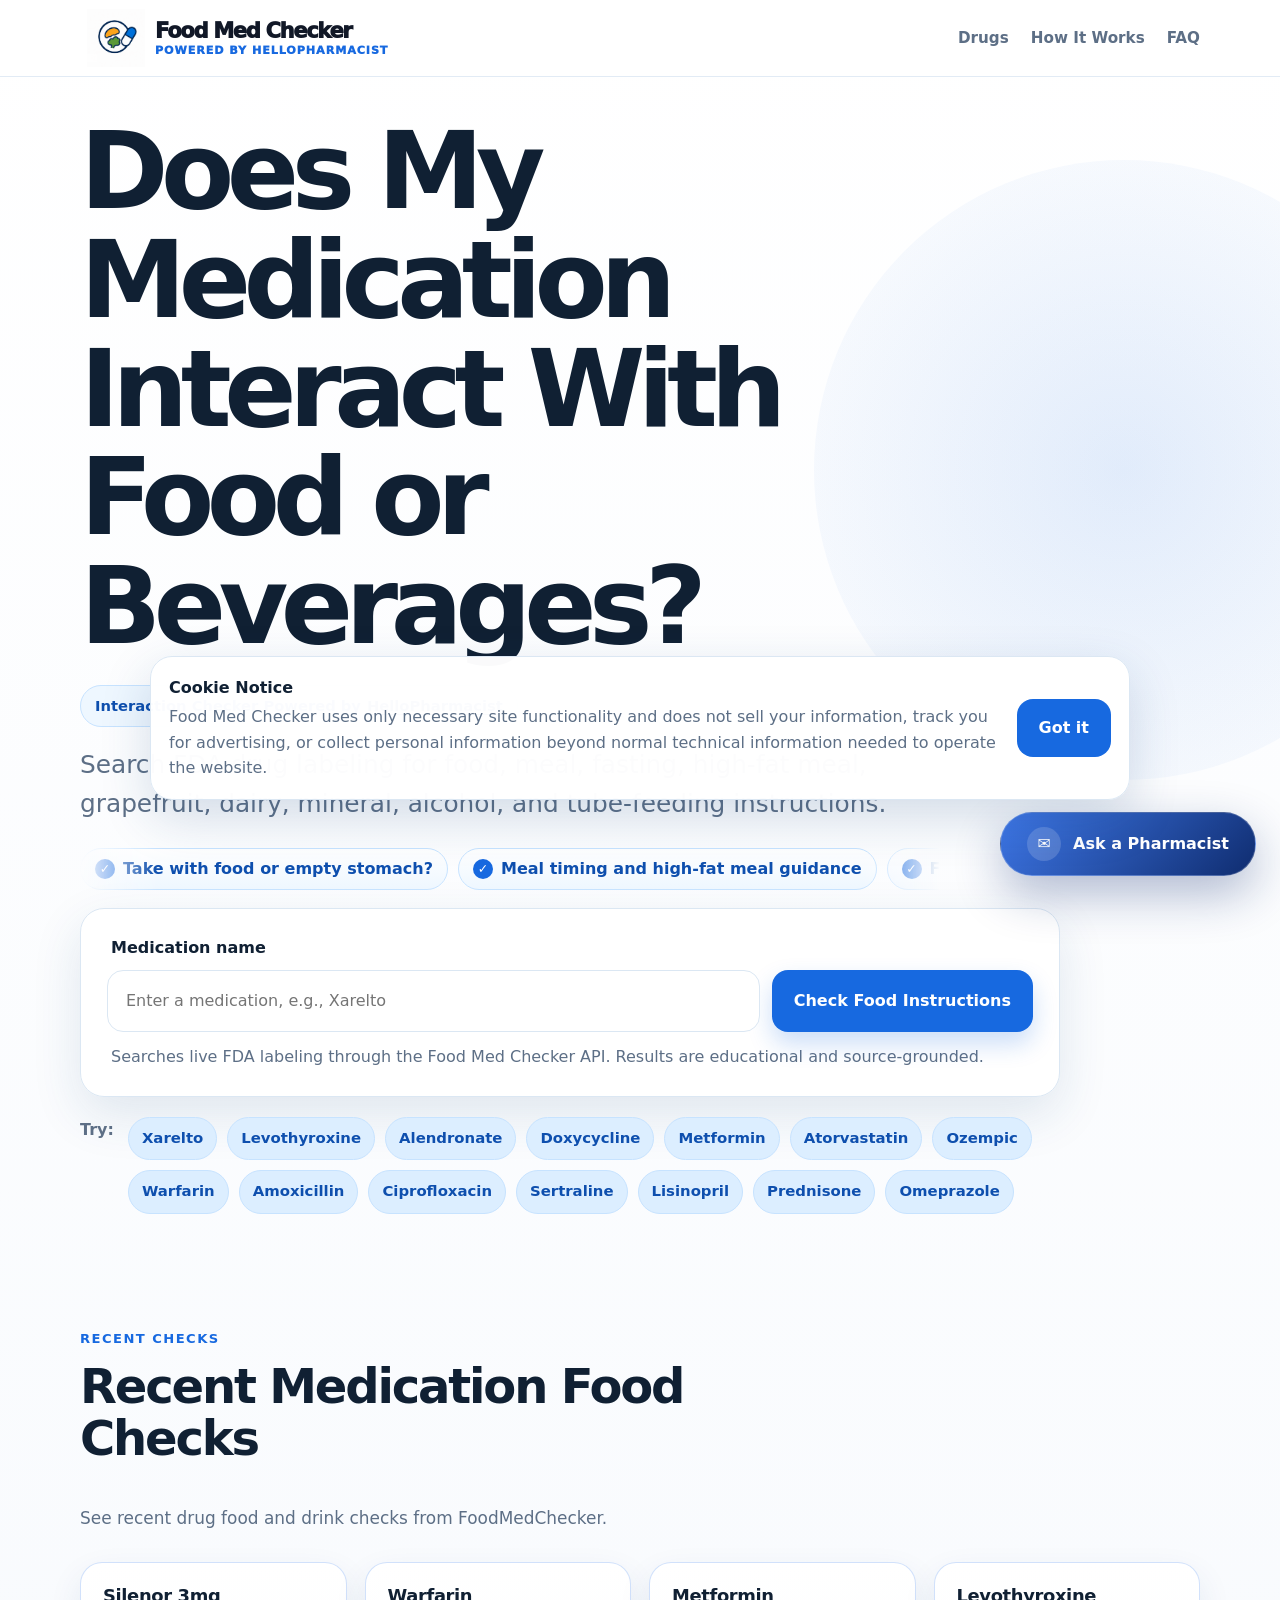
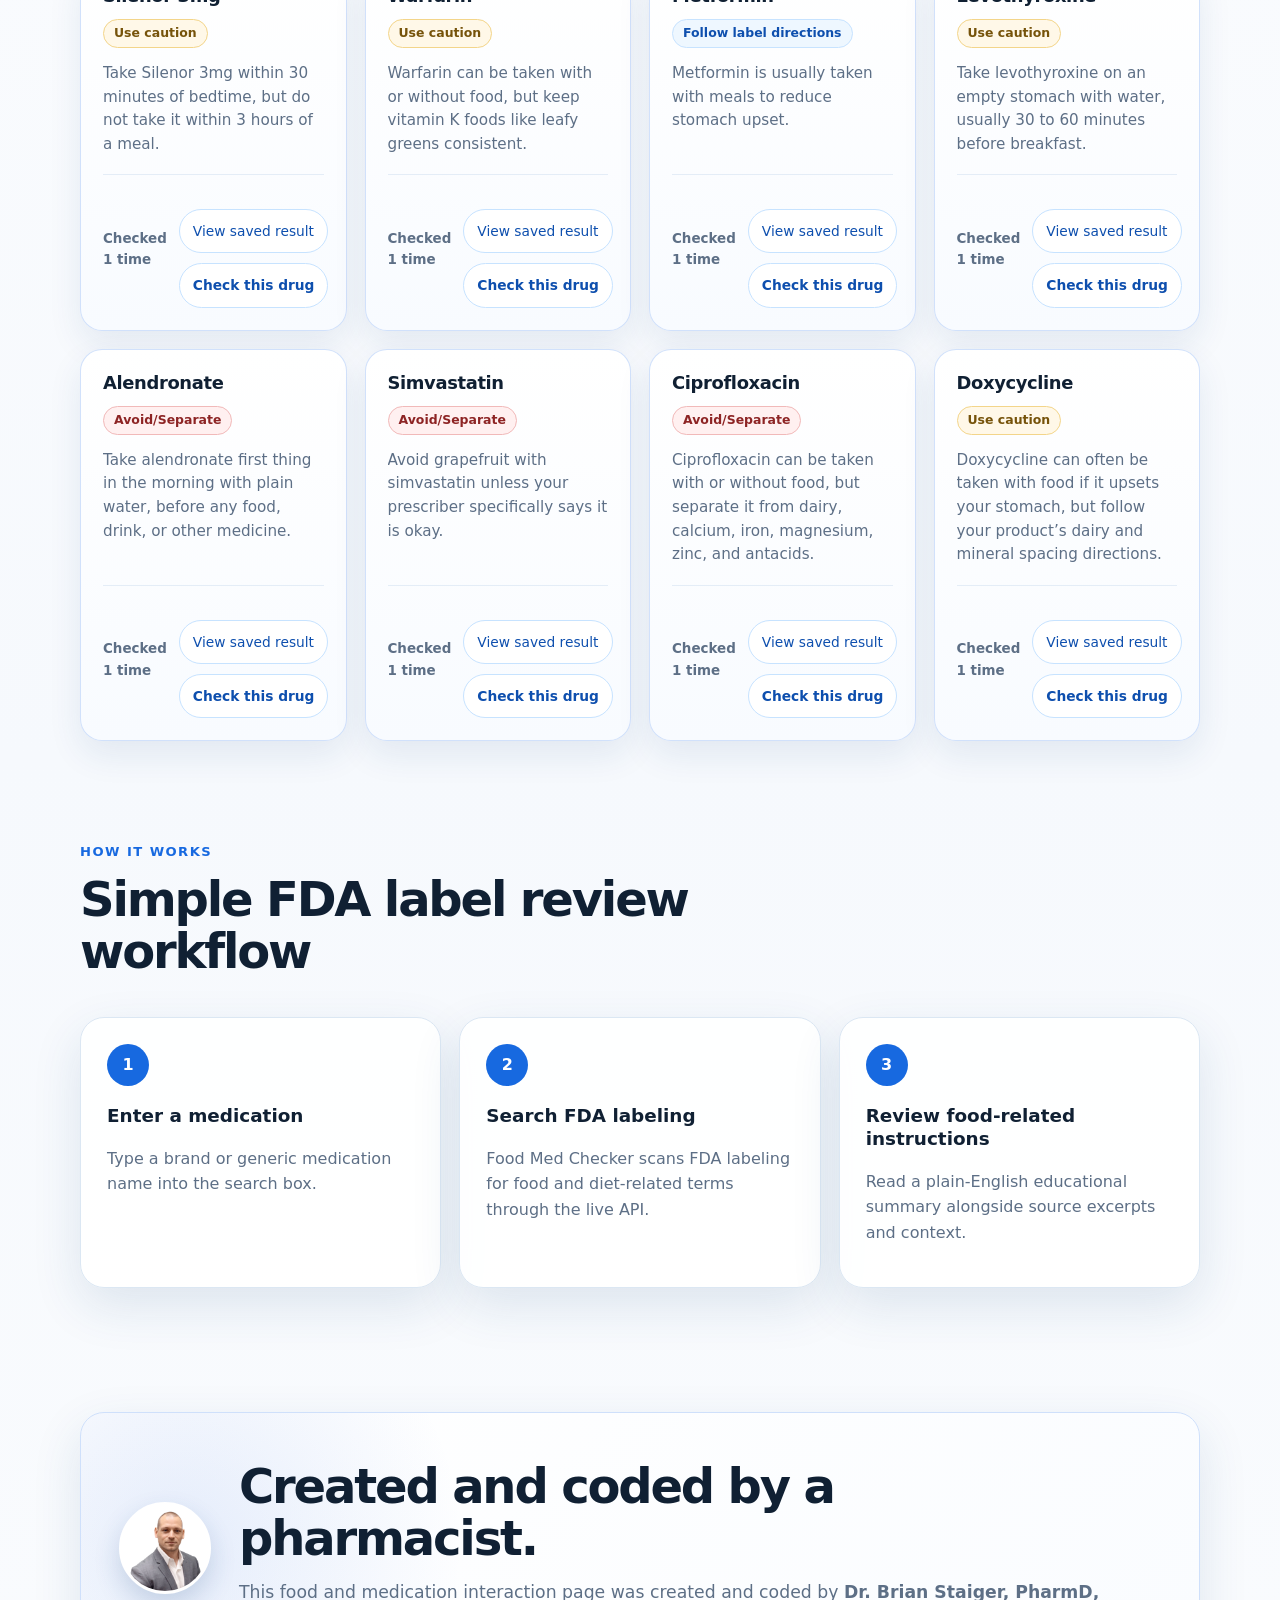
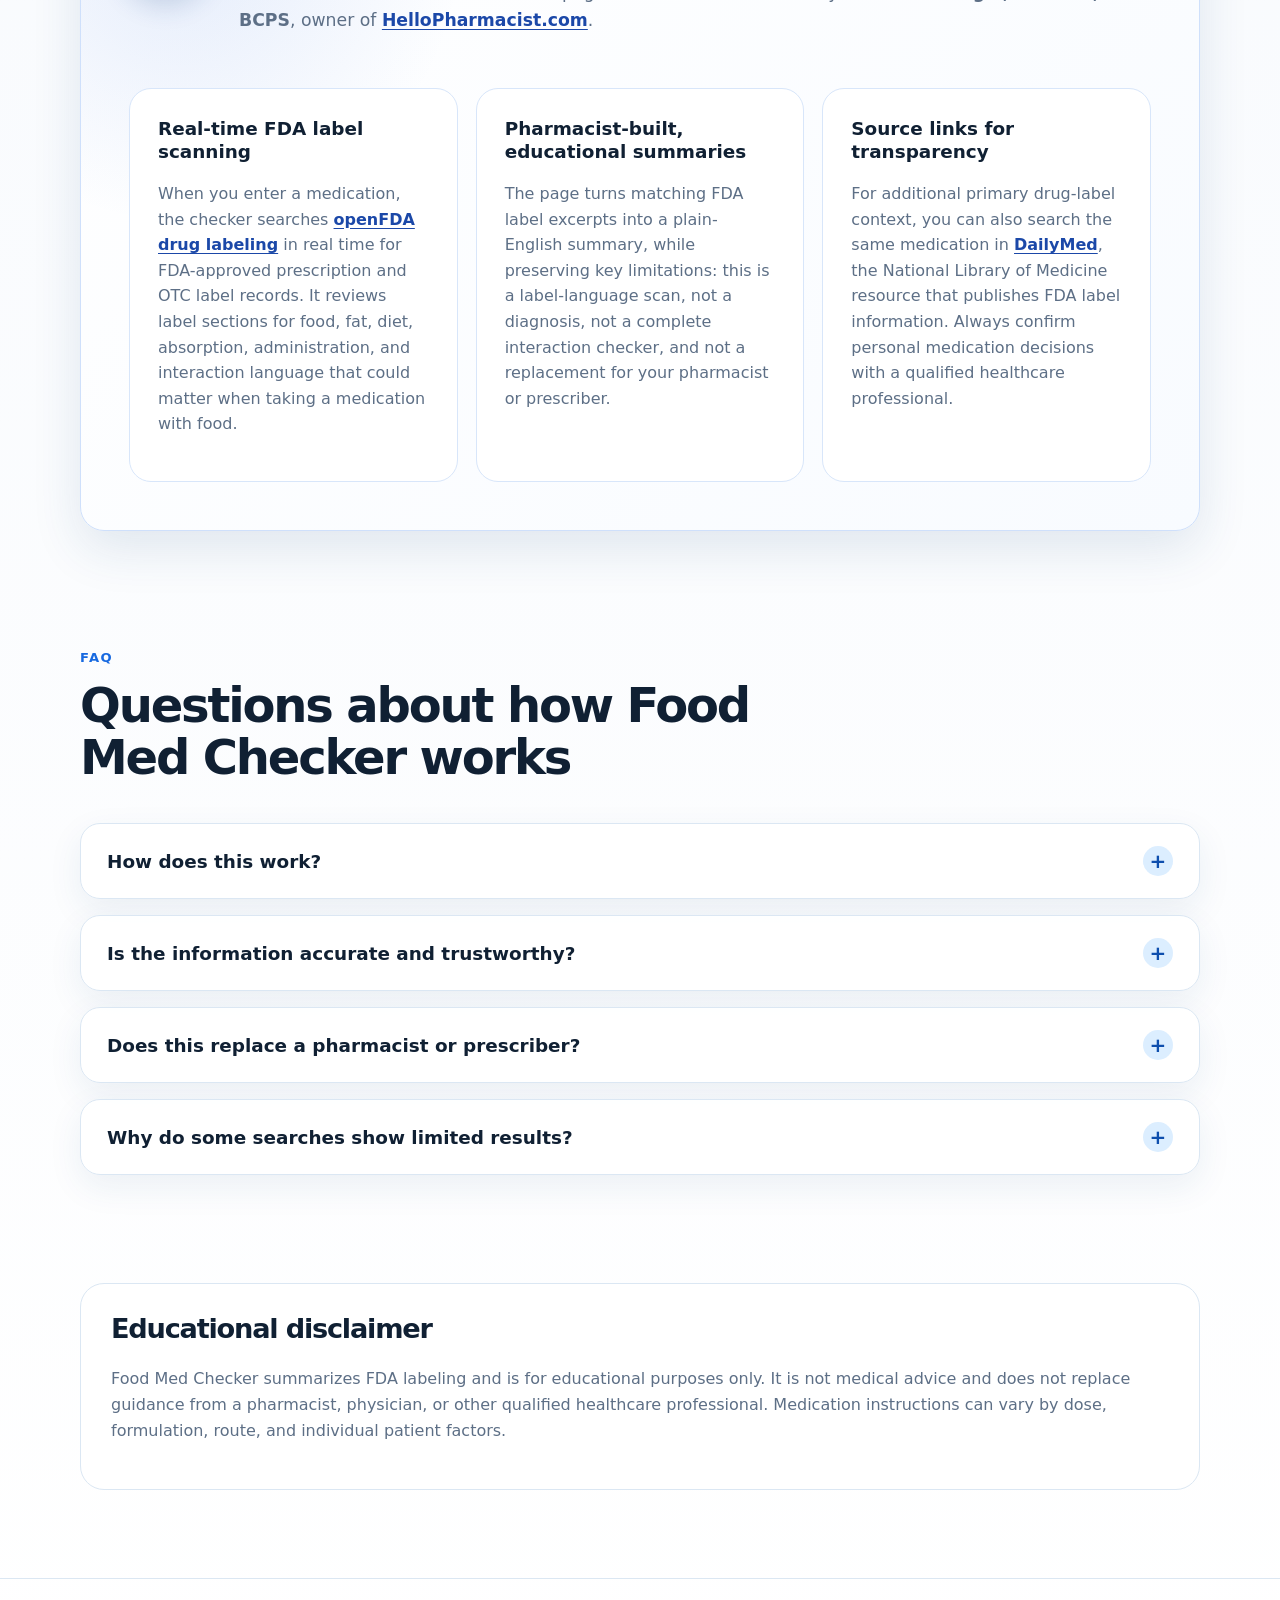
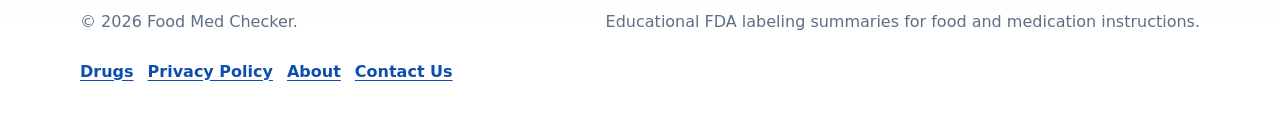
<file: index.html>
<!DOCTYPE html>
<html lang="en">
<head>
  <meta charset="UTF-8">
  <meta name="viewport" content="width=device-width, initial-scale=1.0">
  <title>Does My Medication Interact With Food or Beverages? | Food Med Checker</title>
  <meta name="description" content="Search FDA drug labeling for food, meal, fasting, high-fat meal, grapefruit, dairy, mineral, alcohol, and tube-feeding medication instructions.">
  <link rel="stylesheet" href="/assets/css/styles.css">
</head>
<body>
  <header class="site-header">
    <div class="container header-inner">
      <a class="brand" href="#top" aria-label="Food Med Checker home">
        <img class="brand-logo" src="/assets/New Header Logo.png" alt="" aria-hidden="true">
        <span class="brand-text-wrap">
          <span class="brand-title">Food Med Checker</span>
          <span class="brand-powered">Powered by HelloPharmacist</span>
        </span>
      </a>
      <nav class="site-nav" aria-label="Primary navigation">
        <a href="/drugs/">Drugs</a>
        <a href="#how-it-works">How It Works</a>
        <a href="#faq">FAQ</a>
      </nav>
    </div>
  </header>

  <main id="top">
    <section class="hero section">
      <div class="container hero-grid">
        <div class="hero-copy">
          <h1>Does My Medication Interact With Food or Beverages?</h1>
          <p class="powered-by">Interaction Checker Powered by <a href="https://hellopharmacist.com/" target="_blank" rel="noopener noreferrer">HelloPharmacist</a></p>
          <p class="hero-subtitle">Search FDA drug labeling for food, meal, fasting, high-fat meal, grapefruit, dairy, mineral, alcohol, and tube-feeding instructions.</p>

          <div class="hero-highlights ticker-highlights" aria-label="What Food Med Checker searches for">
            <div class="ticker-track">
              <span>Take with food or empty stomach?</span>
              <span>Meal timing and high-fat meal guidance</span>
              <span>Food, drink, and supplement warnings</span>
              <span>Milk and dairy considerations</span>
              <span>Grapefruit considerations</span>
              <span>Alcohol and beverage cautions</span>
              <span>Mineral supplement spacing</span>
              <span>Tube-feeding instructions</span>
              <span>Take with food or empty stomach?</span>
              <span>Meal timing and high-fat meal guidance</span>
              <span>Food, drink, and supplement warnings</span>
              <span>Milk and dairy considerations</span>
              <span>Grapefruit considerations</span>
              <span>Alcohol and beverage cautions</span>
              <span>Mineral supplement spacing</span>
              <span>Tube-feeding instructions</span>
            </div>
          </div>

          <form class="search-card" id="med-search-form" aria-label="Medication food instruction search">
            <label for="medication-input">Medication name</label>
            <div class="search-row autocomplete-root">
              <div class="autocomplete-field">
                <input id="medication-input" name="medication" type="search" placeholder="Enter a medication, e.g., Xarelto" autocomplete="off" aria-autocomplete="list" aria-expanded="false" aria-controls="suggestions-list" required>
                <div id="suggestions-list" class="suggestions-dropdown hidden" role="listbox" aria-label="Medication suggestions"></div>
              </div>
              <button type="submit">Check Food Instructions</button>
            </div>
            <p class="search-note">Searches live FDA labeling through the Food Med Checker API. Results are educational and source-grounded.</p>
          </form>

          <div class="example-area" aria-label="Example medication searches">
            <span>Try:</span>
            <div class="chip-list">
              <button class="example-chip" type="button">Xarelto</button>
              <button class="example-chip" type="button">Levothyroxine</button>
              <button class="example-chip" type="button">Alendronate</button>
              <button class="example-chip" type="button">Doxycycline</button>
              <button class="example-chip" type="button">Metformin</button>
              <button class="example-chip" type="button">Atorvastatin</button>
              <button class="example-chip" type="button">Ozempic</button>
              <button class="example-chip" type="button">Warfarin</button>
              <button class="example-chip" type="button">Amoxicillin</button>
              <button class="example-chip" type="button">Ciprofloxacin</button>
              <button class="example-chip" type="button">Sertraline</button>
              <button class="example-chip" type="button">Lisinopril</button>
              <button class="example-chip" type="button">Prednisone</button>
              <button class="example-chip" type="button">Omeprazole</button>
            </div>
          </div>
        </div>
      </div>
    </section>

    <section class="results-section" aria-live="polite" aria-atomic="false">
      <div class="container">
        <div id="result-card" class="result-card hidden"></div>
      </div>
    </section>


    <section class="section recent-checks-section hidden" id="recent-medication-checks" aria-labelledby="recent-medication-checks-title">
      <div class="container">
        <div class="section-heading recent-checks-heading">
          <p class="eyebrow">Recent checks</p>
          <h2 id="recent-medication-checks-title">Recent Medication Food Checks</h2>
          <p>See recent drug food and drink checks from FoodMedChecker.</p>
        </div>
        <div class="recent-checks-grid" id="recent-medication-checks-grid"></div>
      </div>
    </section>

    <section class="section" id="how-it-works">
      <div class="container">
        <div class="section-heading">
          <p class="eyebrow">How it works</p>
          <h2>Simple FDA label review workflow</h2>
        </div>
        <div class="steps-grid">
          <article class="step-card">
            <span class="step-number">1</span>
            <h3>Enter a medication</h3>
            <p>Type a brand or generic medication name into the search box.</p>
          </article>
          <article class="step-card">
            <span class="step-number">2</span>
            <h3>Search FDA labeling</h3>
            <p>Food Med Checker scans FDA labeling for food and diet-related terms through the live API.</p>
          </article>
          <article class="step-card">
            <span class="step-number">3</span>
            <h3>Review food-related instructions</h3>
            <p>Read a plain-English educational summary alongside source excerpts and context.</p>
          </article>
        </div>
      </div>
    </section>

    <section class="section trust-section" id="fda-sources">
      <div class="container trust-container pharmacist-container">
        <div class="pharmacist-layout">
          <img class="pharmacist-headshot" src="/assets/Head Tran.png" alt="Dr. Brian Staiger, PharmD, BCPS">
          <div class="trust-intro">
            <h2>Created and coded by a pharmacist.</h2>
            <p>This food and medication interaction page was created and coded by <strong>Dr. Brian Staiger, PharmD, BCPS</strong>, owner of <a href="https://hellopharmacist.com/" target="_blank" rel="noopener noreferrer">HelloPharmacist.com</a>.</p>
          </div>
        </div>
        <div class="trust-grid">
          <article class="trust-card">
            <h3>Real-time FDA label scanning</h3>
            <p>When you enter a medication, the checker searches <a href="https://open.fda.gov/apis/drug/label/" target="_blank" rel="noopener noreferrer">openFDA drug labeling</a> in real time for FDA-approved prescription and OTC label records. It reviews label sections for food, fat, diet, absorption, administration, and interaction language that could matter when taking a medication with food.</p>
          </article>
          <article class="trust-card">
            <h3>Pharmacist-built, educational summaries</h3>
            <p>The page turns matching FDA label excerpts into a plain-English summary, while preserving key limitations: this is a label-language scan, not a diagnosis, not a complete interaction checker, and not a replacement for your pharmacist or prescriber.</p>
          </article>
          <article class="trust-card">
            <h3>Source links for transparency</h3>
            <p>For additional primary drug-label context, you can also search the same medication in <a href="https://dailymed.nlm.nih.gov/dailymed/" target="_blank" rel="noopener noreferrer">DailyMed</a>, the National Library of Medicine resource that publishes FDA label information. Always confirm personal medication decisions with a qualified healthcare professional.</p>
          </article>
        </div>
      </div>
    </section>

    <section class="section faq-section" id="faq">
      <div class="container">
        <div class="section-heading">
          <p class="eyebrow">FAQ</p>
          <h2>Questions about how Food Med Checker works</h2>
        </div>
        <div class="faq-list">
          <details class="faq-item">
            <summary>How does this work?</summary>
            <p>Enter a medication name and click “Check Food Instructions.” Food Med Checker searches FDA-approved drug labeling in real time, looks for food-related administration and interaction language, and then shows a plain-English summary with the exact source excerpts used to support the result.</p>
          </details>
          <details class="faq-item">
            <summary>Is the information accurate and trustworthy?</summary>
            <p>The checker reviews FDA-approved labeling for drugs in real time when you click “Check Food Instructions.” No information is made up, written as an unsupported opinion, or pulled from an unverified database. The source material comes from FDA labeling records—the same label information you can review through resources such as DailyMed.</p>
          </details>
          <details class="faq-item">
            <summary>Does this replace a pharmacist or prescriber?</summary>
            <p>No. Food Med Checker is an educational label-search tool. It can help you find FDA label language about food, meals, fasting, absorption, and related instructions, but your pharmacist or prescriber should confirm what applies to your dose, formulation, medical history, and full medication list.</p>
          </details>
          <details class="faq-item">
            <summary>Why do some searches show limited results?</summary>
            <p>Some labels do not contain clear food-related wording, and instructions can vary by brand, generic manufacturer, formulation, and route. If a result looks incomplete, try a brand name and a generic name, then review the linked label source or ask a healthcare professional.</p>
          </details>
        </div>
      </div>
    </section>

    <section class="section disclaimer-section" id="disclaimer">
      <div class="container">
        <div class="disclaimer-card">
          <h2>Educational disclaimer</h2>
          <p>Food Med Checker summarizes FDA labeling and is for educational purposes only. It is not medical advice and does not replace guidance from a pharmacist, physician, or other qualified healthcare professional. Medication instructions can vary by dose, formulation, route, and individual patient factors.</p>
        </div>
      </div>
    </section>
  </main>

  <footer class="site-footer">
    <div class="container footer-inner">
      <p>&copy; <span id="year"></span> Food Med Checker.</p>
      <p>Educational FDA labeling summaries for food and medication instructions.</p>
      <nav class="footer-links" aria-label="Footer navigation">
        <a href="/drugs/">Drugs</a>
        <a href="/privacy-policy">Privacy Policy</a>
        <a href="/about">About</a>
        <a href="/contact-us">Contact Us</a>
      </nav>
    </div>
  </footer>

  <a class="sticky-pharmacist-cta" href="/contact-us" aria-label="Ask a pharmacist">
    <span class="cta-icon" aria-hidden="true">✉</span>
    <span>Ask a Pharmacist</span>
  </a>

  <div class="cookie-banner hidden" id="cookie-banner" role="dialog" aria-live="polite" aria-label="Cookie notice">
    <div>
      <strong>Cookie Notice</strong>
      <p>Food Med Checker uses only necessary site functionality and does not sell your information, track you for advertising, or collect personal information beyond normal technical information needed to operate the website.</p>
    </div>
    <button type="button" id="cookie-accept-button">Got it</button>
  </div>

  <script src="/assets/js/app.js" defer></script>
</body>
</html>
</file>
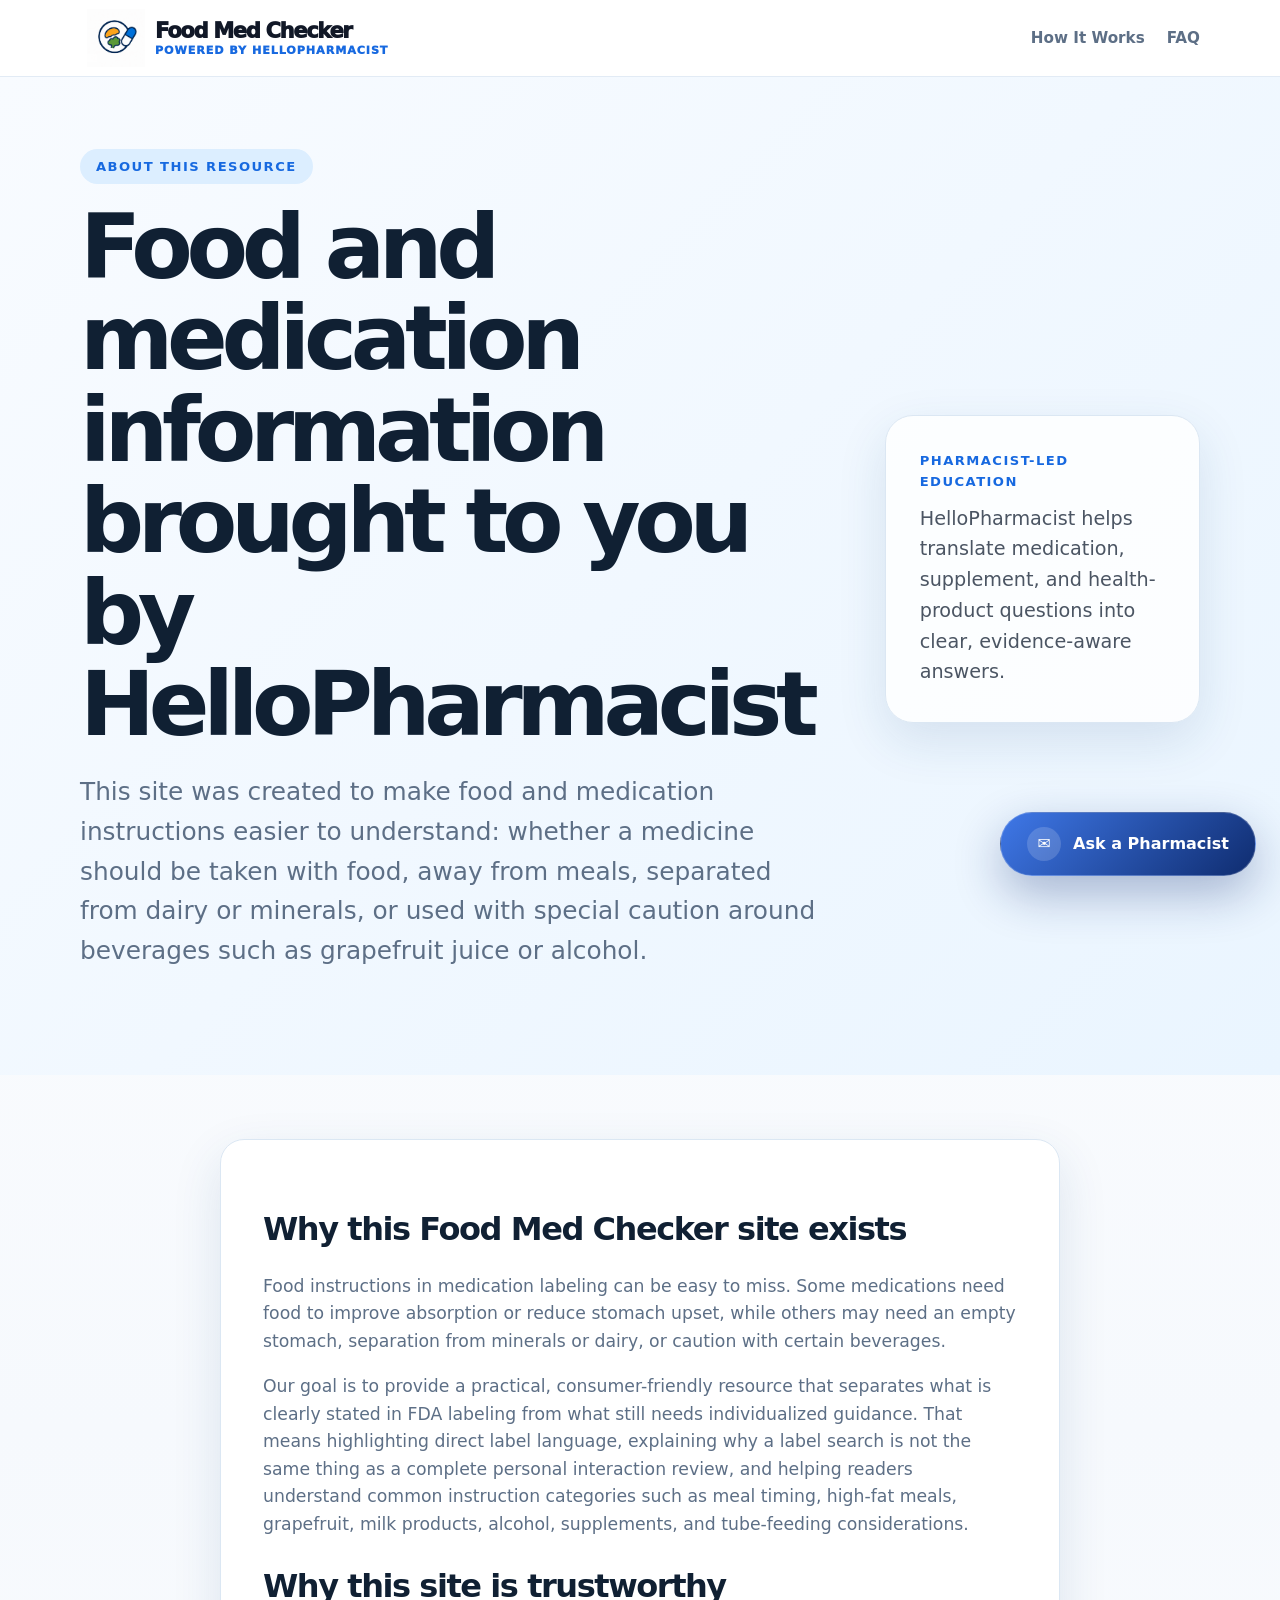
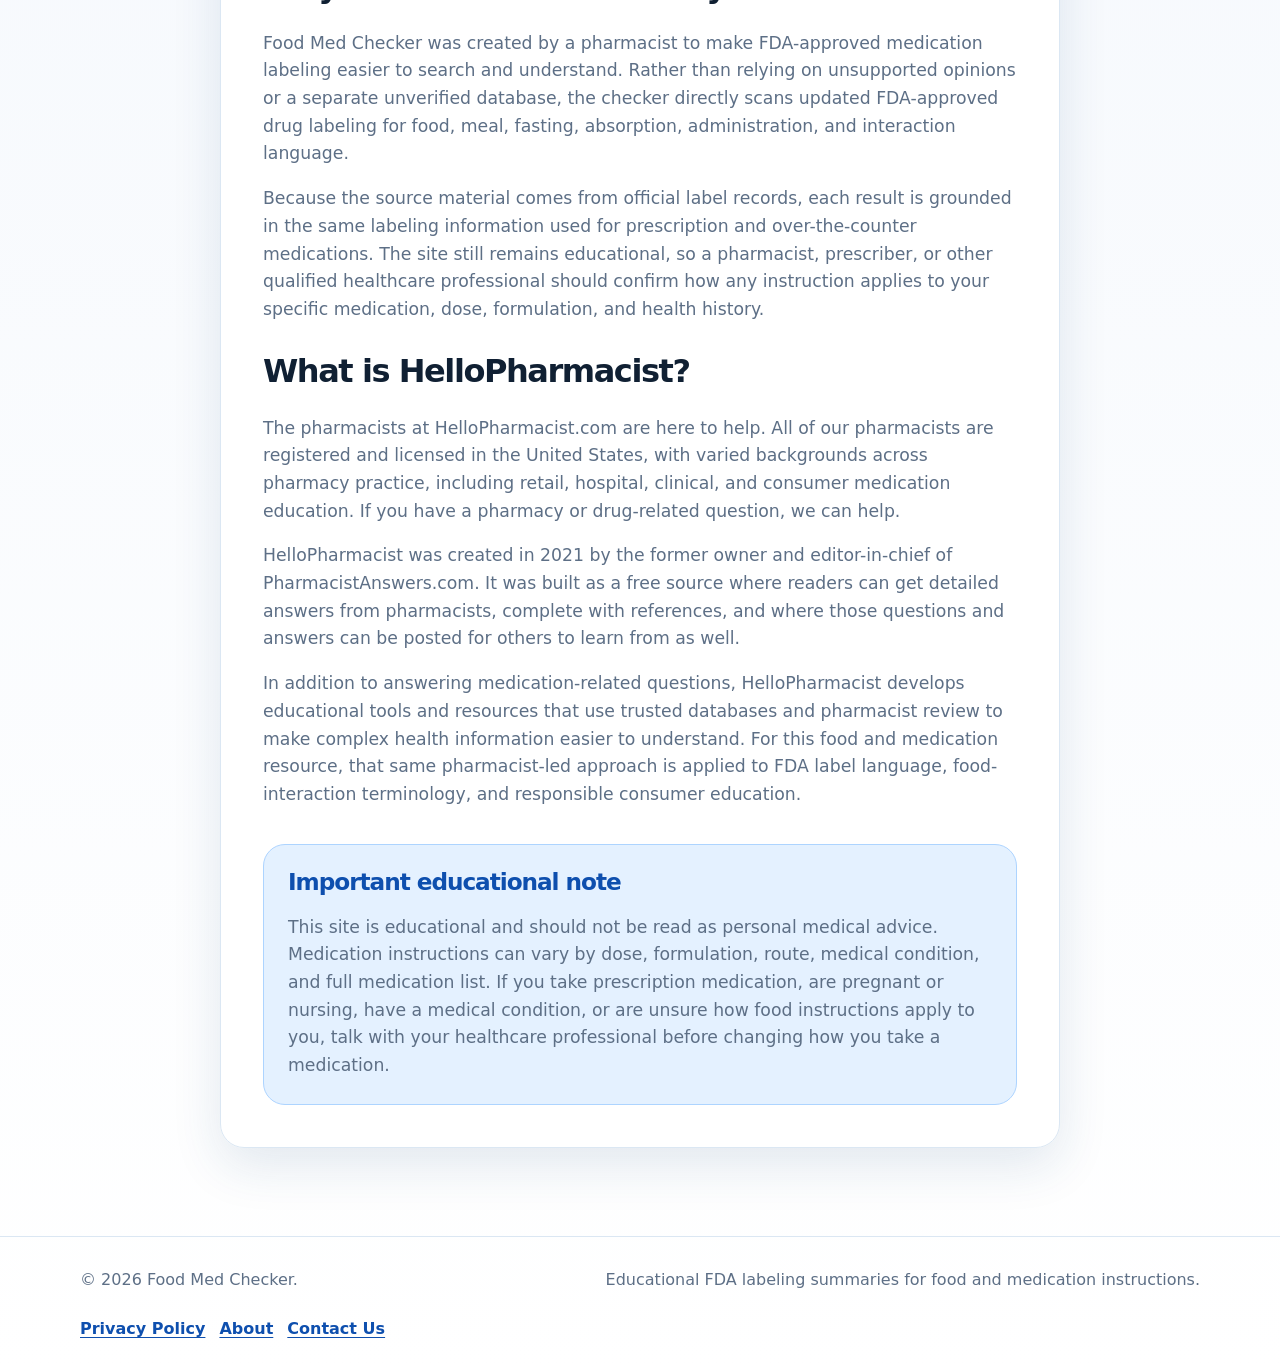
<file: about/index.html>
<!DOCTYPE html>
<html lang="en">
<head>
  <meta charset="UTF-8">
  <meta name="viewport" content="width=device-width, initial-scale=1.0">
  <title>About This Resource | Food Med Checker</title>
  <meta name="description" content="Learn about Food Med Checker, a pharmacist-led educational resource from HelloPharmacist for food and medication instruction searches.">
  <link rel="preconnect" href="https://fonts.googleapis.com">
  <link rel="preconnect" href="https://fonts.gstatic.com" crossorigin>
  <link href="https://fonts.googleapis.com/css2?family=Inter:wght@400;500;600;700;800;900&display=swap" rel="stylesheet">
  <link rel="stylesheet" href="/assets/css/styles.css">
</head>
<body>
  <header class="site-header">
    <div class="container header-inner">
      <a class="brand" href="/" aria-label="Food Med Checker home">
        <img class="brand-logo" src="/assets/New Header Logo.png" alt="Food Med Checker">
        <span class="brand-text-wrap">
          <span class="brand-title">Food Med Checker</span>
          <span class="brand-powered">Powered by HelloPharmacist</span>
        </span>
      </a>
      <nav class="site-nav" aria-label="Primary navigation">
        <a href="/#how-it-works">How It Works</a>
        <a href="/#faq">FAQ</a>
      </nav>
    </div>
  </header>

  <main>
    <section class="about-hero section">
      <div class="container about-hero-grid">
        <div>
          <p class="eyebrow pill-eyebrow">About this resource</p>
          <h1>Food and medication information brought to you by HelloPharmacist</h1>
          <p class="hero-subtitle">This site was created to make food and medication instructions easier to understand: whether a medicine should be taken with food, away from meals, separated from dairy or minerals, or used with special caution around beverages such as grapefruit juice or alcohol.</p>
        </div>
        <aside class="about-callout-card">
          <p class="eyebrow">Pharmacist-led education</p>
          <p>HelloPharmacist helps translate medication, supplement, and health-product questions into clear, evidence-aware answers.</p>
        </aside>
      </div>
    </section>

    <section class="section about-content-section">
      <div class="container simple-page-card about-page-card">
        <h2>Why this Food Med Checker site exists</h2>
        <p>Food instructions in medication labeling can be easy to miss. Some medications need food to improve absorption or reduce stomach upset, while others may need an empty stomach, separation from minerals or dairy, or caution with certain beverages.</p>
        <p>Our goal is to provide a practical, consumer-friendly resource that separates what is clearly stated in FDA labeling from what still needs individualized guidance. That means highlighting direct label language, explaining why a label search is not the same thing as a complete personal interaction review, and helping readers understand common instruction categories such as meal timing, high-fat meals, grapefruit, milk products, alcohol, supplements, and tube-feeding considerations.</p>

        <h2>Why this site is trustworthy</h2>
        <p>Food Med Checker was created by a pharmacist to make FDA-approved medication labeling easier to search and understand. Rather than relying on unsupported opinions or a separate unverified database, the checker directly scans updated FDA-approved drug labeling for food, meal, fasting, absorption, administration, and interaction language.</p>
        <p>Because the source material comes from official label records, each result is grounded in the same labeling information used for prescription and over-the-counter medications. The site still remains educational, so a pharmacist, prescriber, or other qualified healthcare professional should confirm how any instruction applies to your specific medication, dose, formulation, and health history.</p>

        <h2>What is HelloPharmacist?</h2>
        <p>The pharmacists at HelloPharmacist.com are here to help. All of our pharmacists are registered and licensed in the United States, with varied backgrounds across pharmacy practice, including retail, hospital, clinical, and consumer medication education. If you have a pharmacy or drug-related question, we can help.</p>
        <p>HelloPharmacist was created in 2021 by the former owner and editor-in-chief of PharmacistAnswers.com. It was built as a free source where readers can get detailed answers from pharmacists, complete with references, and where those questions and answers can be posted for others to learn from as well.</p>
        <p>In addition to answering medication-related questions, HelloPharmacist develops educational tools and resources that use trusted databases and pharmacist review to make complex health information easier to understand. For this food and medication resource, that same pharmacist-led approach is applied to FDA label language, food-interaction terminology, and responsible consumer education.</p>

        <div class="about-note-card">
          <h2>Important educational note</h2>
          <p>This site is educational and should not be read as personal medical advice. Medication instructions can vary by dose, formulation, route, medical condition, and full medication list. If you take prescription medication, are pregnant or nursing, have a medical condition, or are unsure how food instructions apply to you, talk with your healthcare professional before changing how you take a medication.</p>
        </div>
      </div>
    </section>
  </main>

  <footer class="site-footer">
    <div class="container footer-inner">
      <p>&copy; <span id="year"></span> Food Med Checker.</p>
      <p>Educational FDA labeling summaries for food and medication instructions.</p>
      <nav class="footer-links" aria-label="Footer navigation">
        <a href="/privacy-policy">Privacy Policy</a>
        <a href="/about">About</a>
        <a href="/contact-us">Contact Us</a>
      </nav>
    </div>
  </footer>

  <a class="sticky-pharmacist-cta" href="/contact-us" aria-label="Ask a pharmacist">
    <span class="cta-icon" aria-hidden="true">✉</span>
    <span>Ask a Pharmacist</span>
  </a>

  <script src="/assets/js/app.js" defer></script>
</body>
</html>
</file>
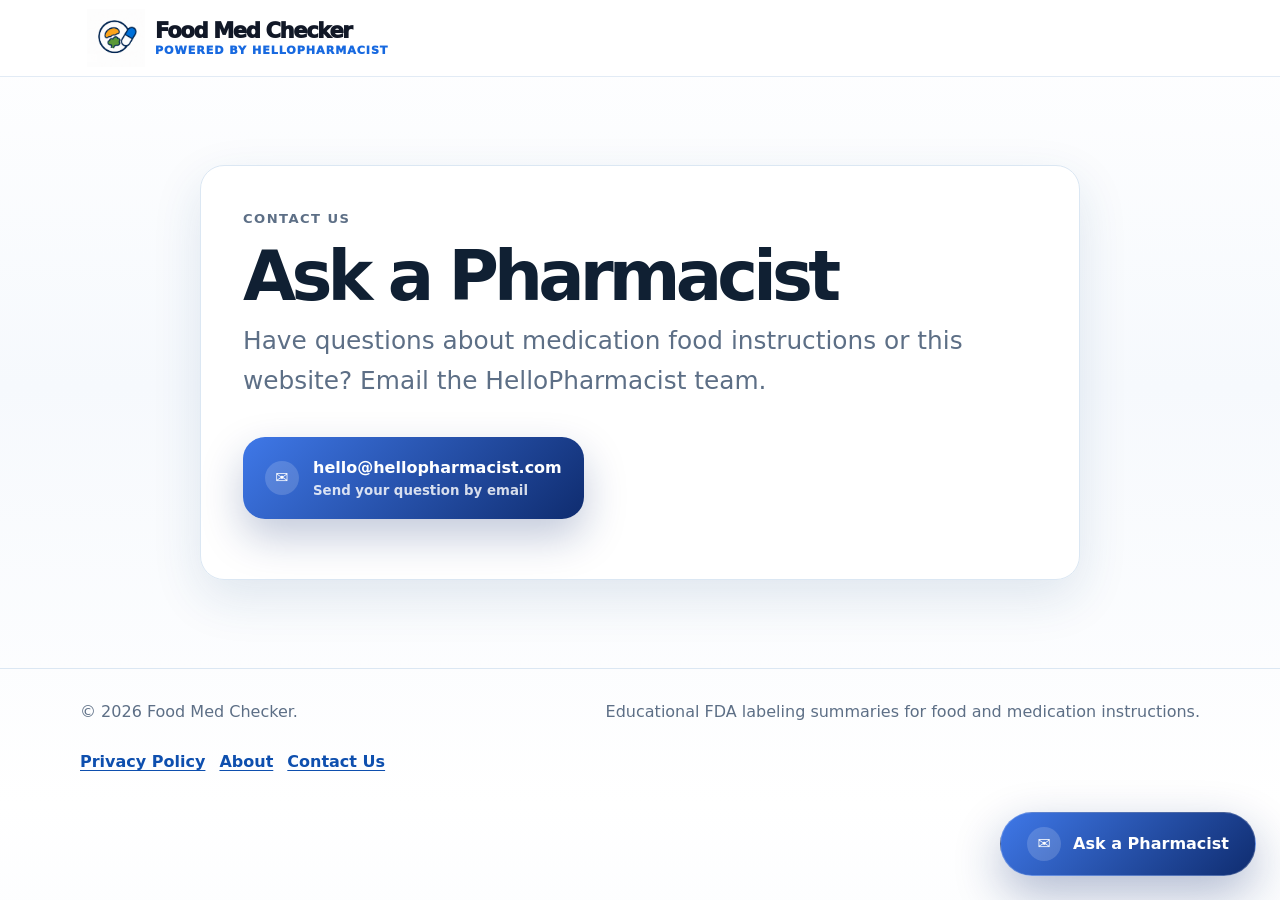
<file: contact-us/index.html>
<!DOCTYPE html>
<html lang="en">
<head>
  <meta charset="UTF-8">
  <meta name="viewport" content="width=device-width, initial-scale=1.0">
  <title>Contact Us | Food Med Checker</title>
  <meta name="description" content="Contact Food Med Checker with medication and food instruction questions.">
  <link rel="preconnect" href="https://fonts.googleapis.com">
  <link rel="preconnect" href="https://fonts.gstatic.com" crossorigin>
  <link href="https://fonts.googleapis.com/css2?family=Inter:wght@400;500;600;700;800&display=swap" rel="stylesheet">
  <link rel="stylesheet" href="/assets/css/styles.css">
</head>
<body>
  <header class="site-header">
    <div class="container header-inner">
      <a class="brand" href="/" aria-label="Food Med Checker home">
        <img class="brand-logo" src="/assets/New Header Logo.png" alt="" aria-hidden="true">
        <span class="brand-text-wrap">
          <span class="brand-title">Food Med Checker</span>
          <span class="brand-powered">Powered by HelloPharmacist</span>
        </span>
      </a>
    </div>
  </header>

  <main>
    <section class="section simple-page contact-page">
      <div class="container simple-page-card contact-card">
        <p class="eyebrow">Contact Us</p>
        <h1>Ask a Pharmacist</h1>
        <p class="hero-subtitle">Have questions about medication food instructions or this website? Email the HelloPharmacist team.</p>
        <a class="email-card" href="mailto:hello@hellopharmacist.com?subject=Food%20Med%20Checker%20Question">
          <span class="cta-icon" aria-hidden="true">✉</span>
          <span>
            <strong>hello@hellopharmacist.com</strong>
            <small>Send your question by email</small>
          </span>
        </a>
      </div>
    </section>
  </main>

  <footer class="site-footer">
    <div class="container footer-inner">
      <p>&copy; <span id="year"></span> Food Med Checker.</p>
      <p>Educational FDA labeling summaries for food and medication instructions.</p>
      <nav class="footer-links" aria-label="Footer navigation">
        <a href="/privacy-policy">Privacy Policy</a>
        <a href="/about">About</a>
        <a href="/contact-us">Contact Us</a>
      </nav>
    </div>
  </footer>

  <a class="sticky-pharmacist-cta" href="/contact-us" aria-label="Ask a pharmacist">
    <span class="cta-icon" aria-hidden="true">✉</span>
    <span>Ask a Pharmacist</span>
  </a>

  <script src="/assets/js/app.js" defer></script>
</body>
</html>
</file>
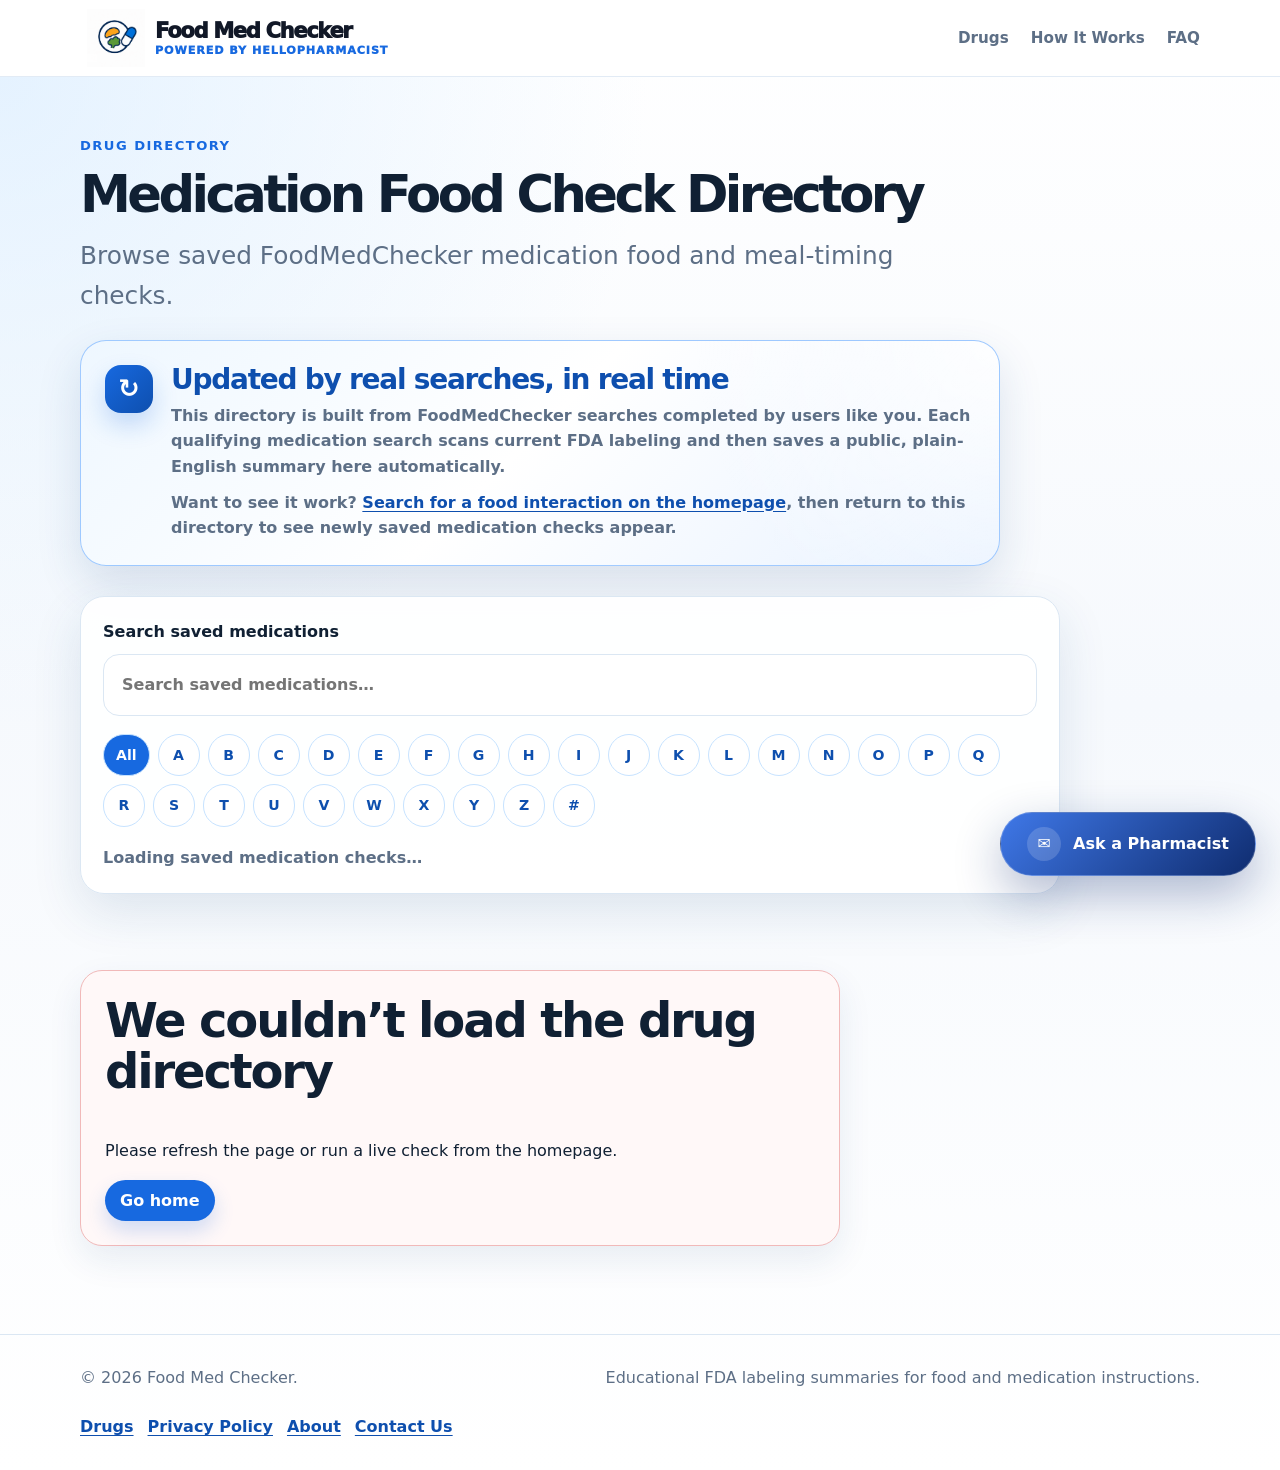
<file: drugs/index.html>
<!DOCTYPE html>
<html lang="en">
<head>
  <meta charset="UTF-8">
  <meta name="viewport" content="width=device-width, initial-scale=1.0">
  <title>Medication Food Check Directory | Food Med Checker</title>
  <meta name="description" content="Browse saved Food Med Checker medication food, meal timing, grapefruit, dairy, mineral, and administration checks.">
  <link rel="stylesheet" href="/assets/css/styles.css">
</head>
<body>
  <header class="site-header">
    <div class="container header-inner">
      <a class="brand" href="/" aria-label="Food Med Checker home">
        <img class="brand-logo" src="/assets/New Header Logo.png" alt="" aria-hidden="true">
        <span class="brand-text-wrap"><span class="brand-title">Food Med Checker</span><span class="brand-powered">Powered by HelloPharmacist</span></span>
      </a>
      <nav class="site-nav" aria-label="Primary navigation">
        <a href="/drugs/" aria-current="page">Drugs</a>
        <a href="/#how-it-works">How It Works</a>
        <a href="/#faq">FAQ</a>
      </nav>
    </div>
  </header>
  <main>
    <section class="section directory-hero">
      <div class="container">
        <p class="eyebrow">Drug Directory</p>
        <h1>Medication Food Check Directory</h1>
        <p class="hero-subtitle">Browse saved FoodMedChecker medication food and meal-timing checks.</p>
        <div class="directory-live-callout">
          <div class="directory-live-callout-icon" aria-hidden="true">↻</div>
          <div>
            <h2>Updated by real searches, in real time</h2>
            <p>This directory is built from FoodMedChecker searches completed by users like you. Each qualifying medication search scans current FDA labeling and then saves a public, plain-English summary here automatically.</p>
            <p class="directory-live-callout-proof">Want to see it work? <a href="/?drug=food%20interaction&run=1">Search for a food interaction on the homepage</a>, then return to this directory to see newly saved medication checks appear.</p>
          </div>
        </div>
        <div class="directory-toolbar" aria-label="Directory filters">
          <label class="directory-search" for="directory-search-input">
            <span>Search saved medications</span>
            <input id="directory-search-input" type="search" placeholder="Search saved medications…" autocomplete="off">
          </label>
          <div class="az-filter" id="az-filter" aria-label="Filter by first letter"></div>
          <p class="directory-count" id="directory-count" aria-live="polite">Loading saved medication checks…</p>
        </div>
      </div>
    </section>
    <section class="section directory-results-section" aria-live="polite">
      <div class="container" id="drug-directory-root"></div>
    </section>
  </main>
  <footer class="site-footer">
    <div class="container footer-inner">
      <p>&copy; <span id="year"></span> Food Med Checker.</p>
      <p>Educational FDA labeling summaries for food and medication instructions.</p>
      <nav class="footer-links" aria-label="Footer navigation">
        <a href="/drugs/">Drugs</a><a href="/privacy-policy">Privacy Policy</a><a href="/about">About</a><a href="/contact-us">Contact Us</a>
      </nav>
    </div>
  </footer>
  <a class="sticky-pharmacist-cta" href="/contact-us" aria-label="Ask a pharmacist"><span class="cta-icon" aria-hidden="true">✉</span><span>Ask a Pharmacist</span></a>
  <script src="/assets/js/drug-directory.js" defer></script>
</body>
</html>
</file>
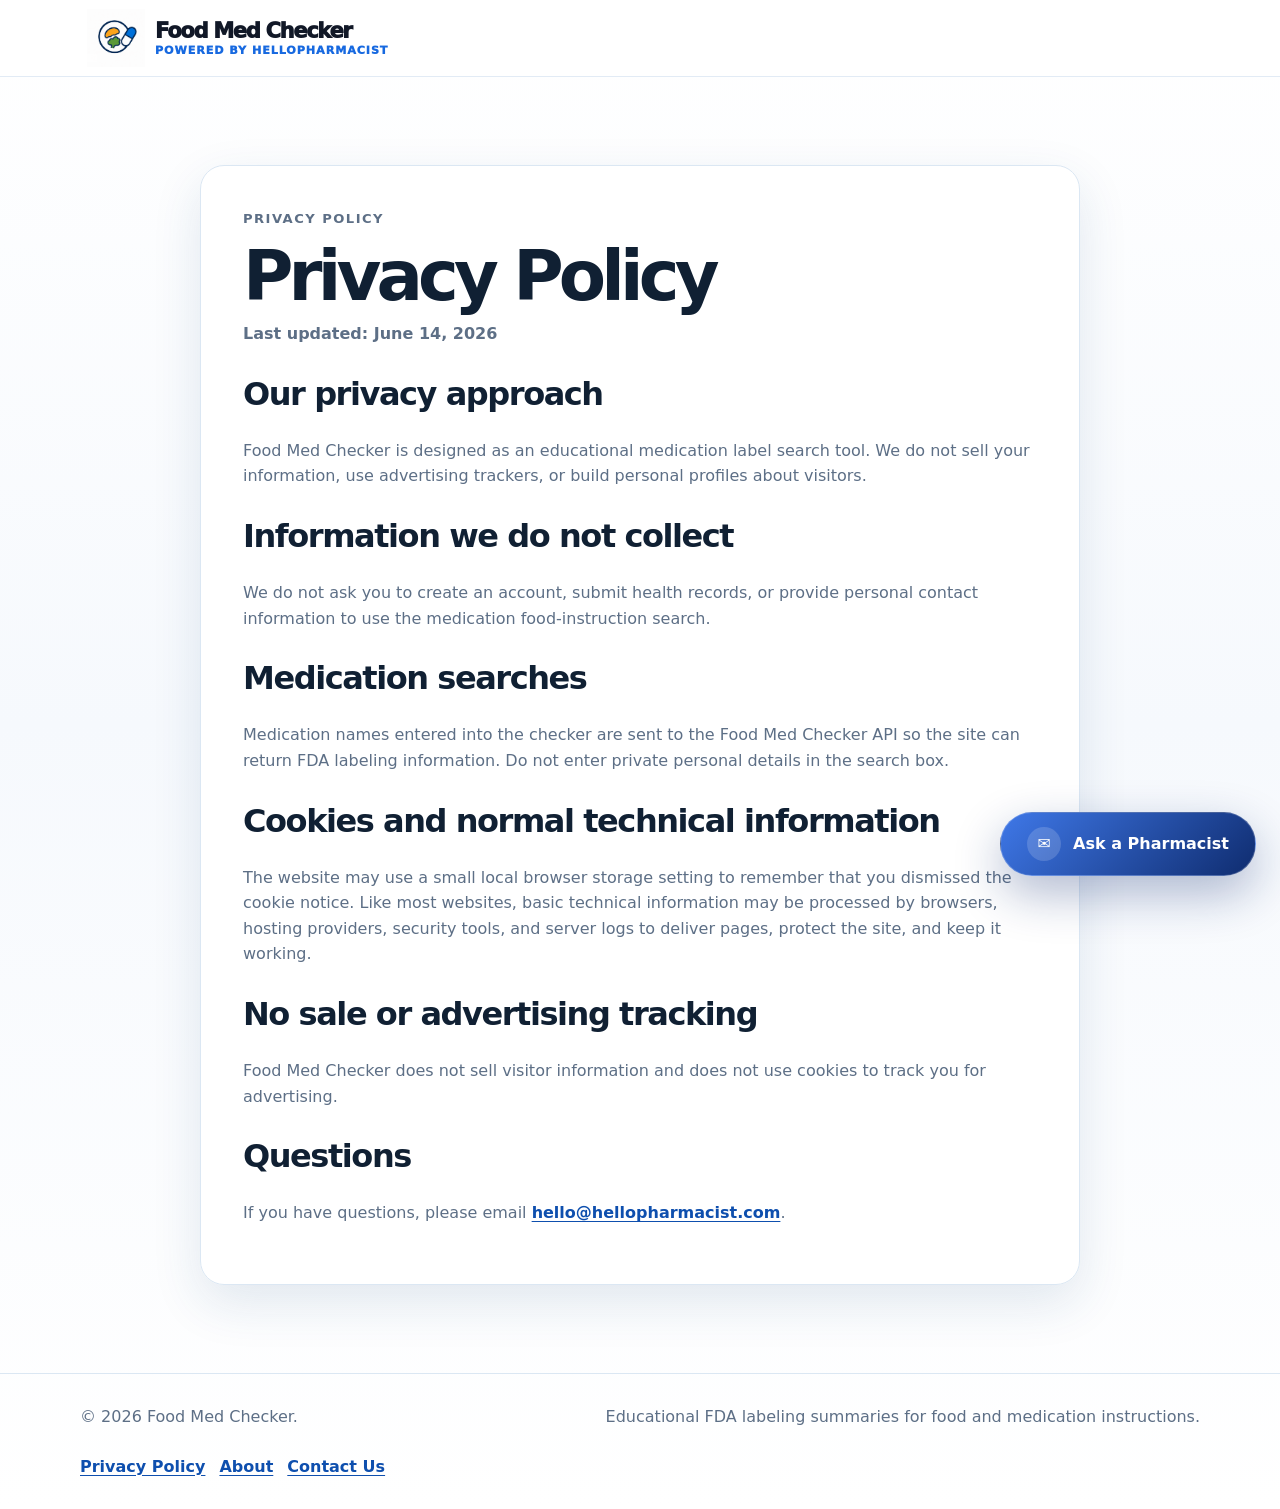
<file: privacy-policy/index.html>
<!DOCTYPE html>
<html lang="en">
<head>
  <meta charset="UTF-8">
  <meta name="viewport" content="width=device-width, initial-scale=1.0">
  <title>Privacy Policy | Food Med Checker</title>
  <meta name="description" content="Privacy policy for Food Med Checker, including cookie and data collection practices.">
  <link rel="preconnect" href="https://fonts.googleapis.com">
  <link rel="preconnect" href="https://fonts.gstatic.com" crossorigin>
  <link href="https://fonts.googleapis.com/css2?family=Inter:wght@400;500;600;700;800&display=swap" rel="stylesheet">
  <link rel="stylesheet" href="/assets/css/styles.css">
</head>
<body>
  <header class="site-header">
    <div class="container header-inner">
      <a class="brand" href="/" aria-label="Food Med Checker home">
        <img class="brand-logo" src="/assets/New Header Logo.png" alt="" aria-hidden="true">
        <span class="brand-text-wrap">
          <span class="brand-title">Food Med Checker</span>
          <span class="brand-powered">Powered by HelloPharmacist</span>
        </span>
      </a>
    </div>
  </header>

  <main>
    <section class="section simple-page">
      <div class="container simple-page-card">
        <p class="eyebrow">Privacy Policy</p>
        <h1>Privacy Policy</h1>
        <p class="updated-date">Last updated: June 14, 2026</p>

        <h2>Our privacy approach</h2>
        <p>Food Med Checker is designed as an educational medication label search tool. We do not sell your information, use advertising trackers, or build personal profiles about visitors.</p>

        <h2>Information we do not collect</h2>
        <p>We do not ask you to create an account, submit health records, or provide personal contact information to use the medication food-instruction search.</p>

        <h2>Medication searches</h2>
        <p>Medication names entered into the checker are sent to the Food Med Checker API so the site can return FDA labeling information. Do not enter private personal details in the search box.</p>

        <h2>Cookies and normal technical information</h2>
        <p>The website may use a small local browser storage setting to remember that you dismissed the cookie notice. Like most websites, basic technical information may be processed by browsers, hosting providers, security tools, and server logs to deliver pages, protect the site, and keep it working.</p>

        <h2>No sale or advertising tracking</h2>
        <p>Food Med Checker does not sell visitor information and does not use cookies to track you for advertising.</p>

        <h2>Questions</h2>
        <p>If you have questions, please email <a href="mailto:hello@hellopharmacist.com">hello@hellopharmacist.com</a>.</p>
      </div>
    </section>
  </main>

  <footer class="site-footer">
    <div class="container footer-inner">
      <p>&copy; <span id="year"></span> Food Med Checker.</p>
      <p>Educational FDA labeling summaries for food and medication instructions.</p>
      <nav class="footer-links" aria-label="Footer navigation">
        <a href="/privacy-policy">Privacy Policy</a>
        <a href="/about">About</a>
        <a href="/contact-us">Contact Us</a>
      </nav>
    </div>
  </footer>

  <a class="sticky-pharmacist-cta" href="/contact-us" aria-label="Ask a pharmacist">
    <span class="cta-icon" aria-hidden="true">✉</span>
    <span>Ask a Pharmacist</span>
  </a>

  <script src="/assets/js/app.js" defer></script>
</body>
</html>
</file>
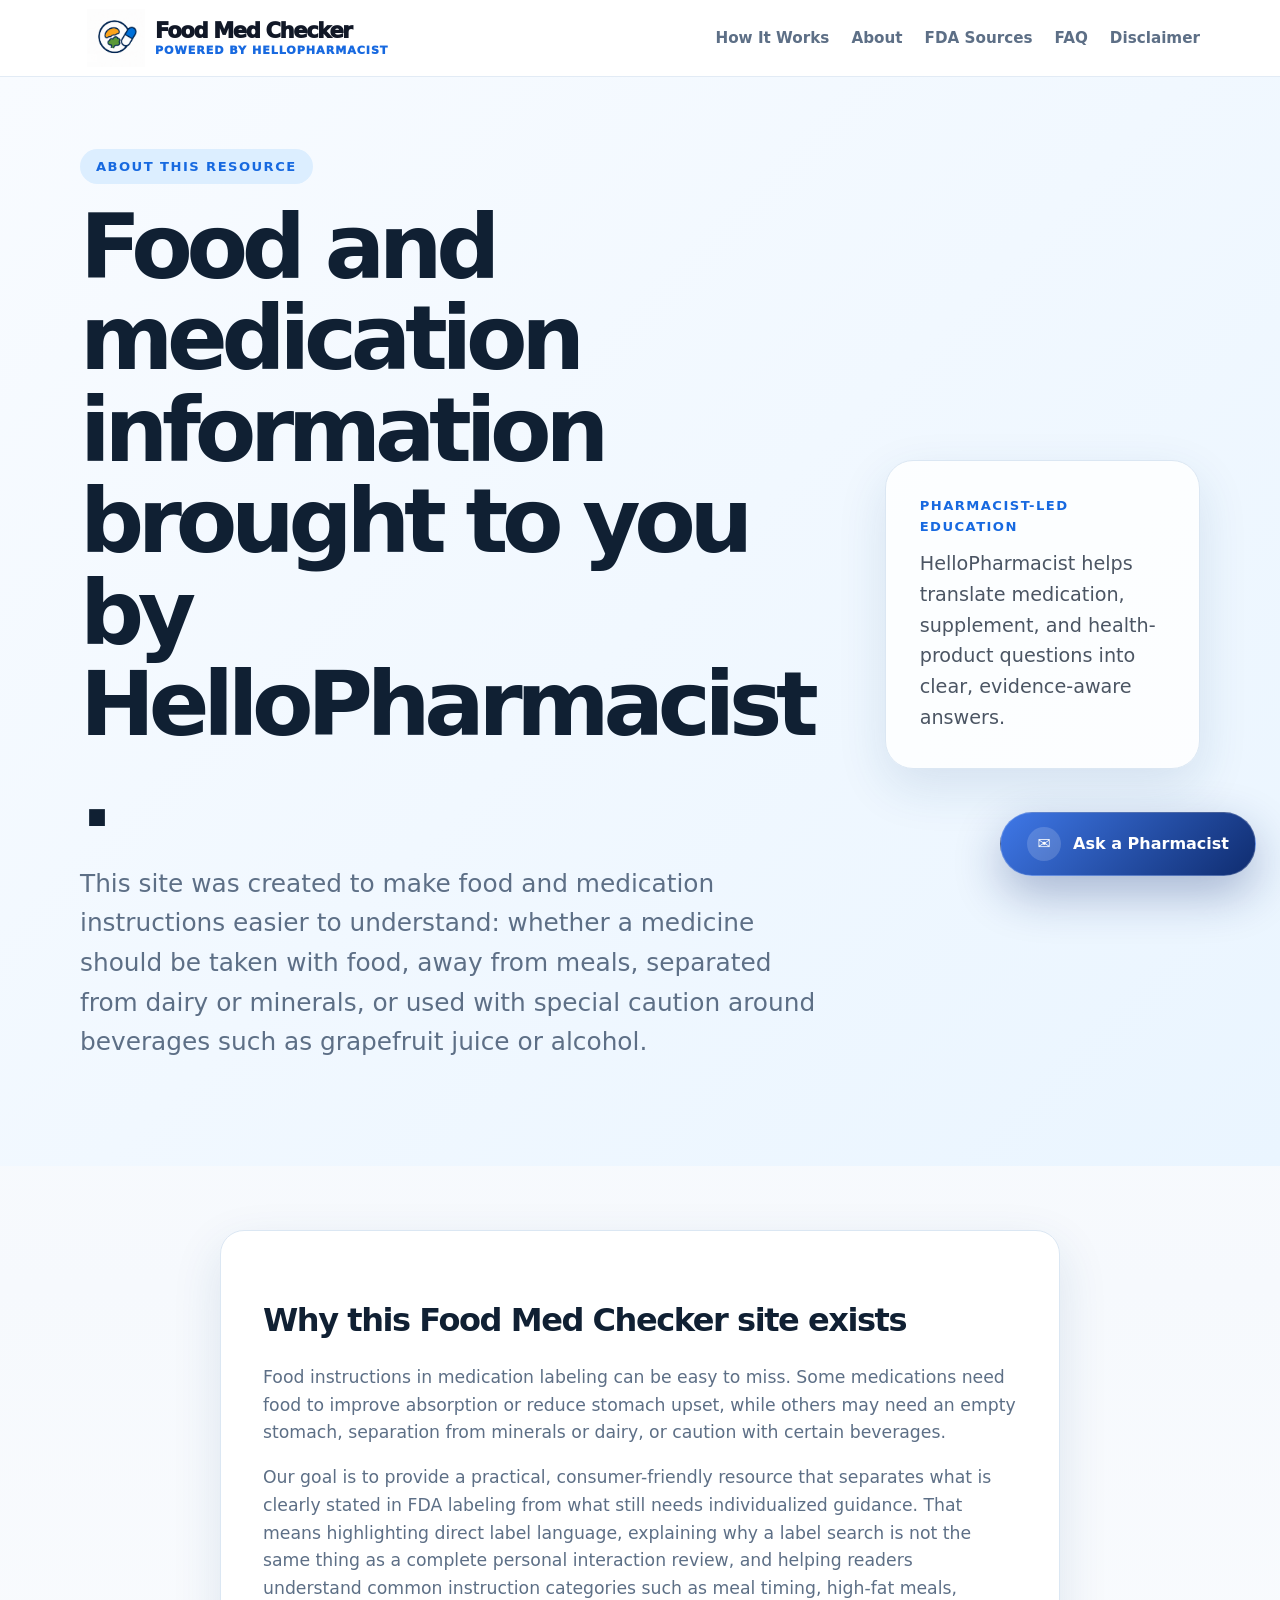
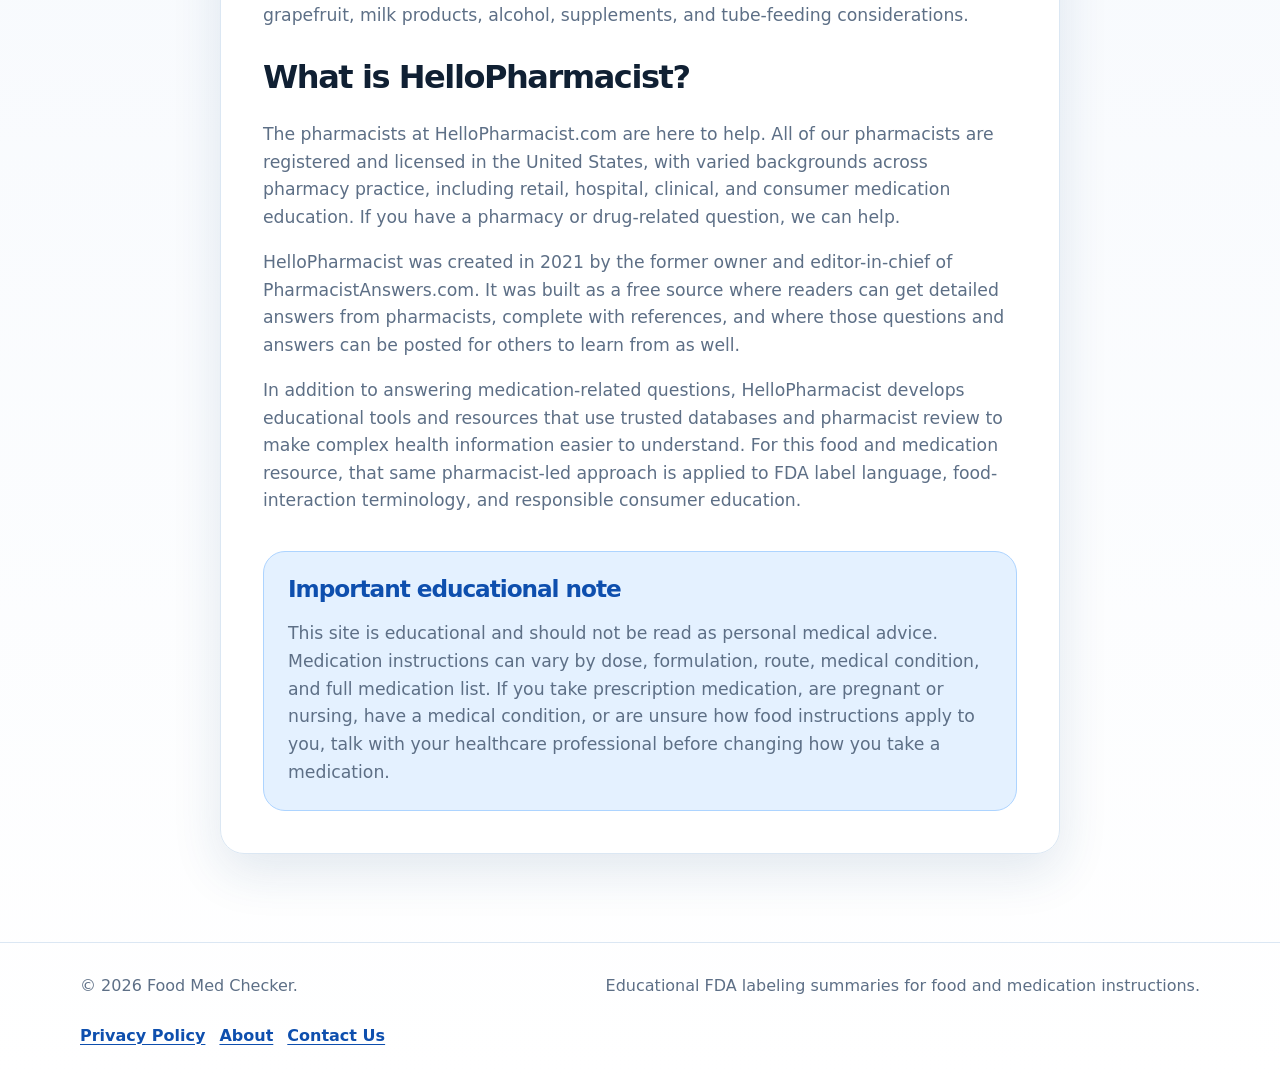
<file: about.html>
<!DOCTYPE html>
<html lang="en">
<head>
  <meta charset="UTF-8">
  <meta name="viewport" content="width=device-width, initial-scale=1.0">
  <title>About This Resource | Food Med Checker</title>
  <meta name="description" content="Learn about Food Med Checker, a pharmacist-led educational resource from HelloPharmacist for food and medication instruction searches.">
  <link rel="preconnect" href="https://fonts.googleapis.com">
  <link rel="preconnect" href="https://fonts.gstatic.com" crossorigin>
  <link href="https://fonts.googleapis.com/css2?family=Inter:wght@400;500;600;700;800;900&display=swap" rel="stylesheet">
  <link rel="stylesheet" href="assets/css/styles.css">
</head>
<body>
  <header class="site-header">
    <div class="container header-inner">
      <a class="brand" href="index.html" aria-label="Food Med Checker home">
        <img class="brand-logo" src="assets/New Header Logo.png" alt="Food Med Checker">
        <span class="brand-text-wrap">
          <span class="brand-title">Food Med Checker</span>
          <span class="brand-powered">Powered by HelloPharmacist</span>
        </span>
      </a>
      <nav class="site-nav" aria-label="Primary navigation">
        <a href="index.html#how-it-works">How It Works</a>
        <a href="about.html">About</a>
        <a href="index.html#fda-sources">FDA Sources</a>
        <a href="index.html#faq">FAQ</a>
        <a href="index.html#disclaimer">Disclaimer</a>
      </nav>
    </div>
  </header>

  <main>
    <section class="about-hero section">
      <div class="container about-hero-grid">
        <div>
          <p class="eyebrow pill-eyebrow">About this resource</p>
          <h1>Food and medication information brought to you by HelloPharmacist.</h1>
          <p class="hero-subtitle">This site was created to make food and medication instructions easier to understand: whether a medicine should be taken with food, away from meals, separated from dairy or minerals, or used with special caution around beverages such as grapefruit juice or alcohol.</p>
        </div>
        <aside class="about-callout-card">
          <p class="eyebrow">Pharmacist-led education</p>
          <p>HelloPharmacist helps translate medication, supplement, and health-product questions into clear, evidence-aware answers.</p>
        </aside>
      </div>
    </section>

    <section class="section about-content-section">
      <div class="container simple-page-card about-page-card">
        <h2>Why this Food Med Checker site exists</h2>
        <p>Food instructions in medication labeling can be easy to miss. Some medications need food to improve absorption or reduce stomach upset, while others may need an empty stomach, separation from minerals or dairy, or caution with certain beverages.</p>
        <p>Our goal is to provide a practical, consumer-friendly resource that separates what is clearly stated in FDA labeling from what still needs individualized guidance. That means highlighting direct label language, explaining why a label search is not the same thing as a complete personal interaction review, and helping readers understand common instruction categories such as meal timing, high-fat meals, grapefruit, milk products, alcohol, supplements, and tube-feeding considerations.</p>

        <h2>What is HelloPharmacist?</h2>
        <p>The pharmacists at HelloPharmacist.com are here to help. All of our pharmacists are registered and licensed in the United States, with varied backgrounds across pharmacy practice, including retail, hospital, clinical, and consumer medication education. If you have a pharmacy or drug-related question, we can help.</p>
        <p>HelloPharmacist was created in 2021 by the former owner and editor-in-chief of PharmacistAnswers.com. It was built as a free source where readers can get detailed answers from pharmacists, complete with references, and where those questions and answers can be posted for others to learn from as well.</p>
        <p>In addition to answering medication-related questions, HelloPharmacist develops educational tools and resources that use trusted databases and pharmacist review to make complex health information easier to understand. For this food and medication resource, that same pharmacist-led approach is applied to FDA label language, food-interaction terminology, and responsible consumer education.</p>

        <div class="about-note-card">
          <h2>Important educational note</h2>
          <p>This site is educational and should not be read as personal medical advice. Medication instructions can vary by dose, formulation, route, medical condition, and full medication list. If you take prescription medication, are pregnant or nursing, have a medical condition, or are unsure how food instructions apply to you, talk with your healthcare professional before changing how you take a medication.</p>
        </div>
      </div>
    </section>
  </main>

  <footer class="site-footer">
    <div class="container footer-inner">
      <p>&copy; <span id="year"></span> Food Med Checker.</p>
      <p>Educational FDA labeling summaries for food and medication instructions.</p>
      <nav class="footer-links" aria-label="Footer navigation">
        <a href="privacy-policy.html">Privacy Policy</a>
        <a href="about.html">About</a>
        <a href="contact-us.html">Contact Us</a>
      </nav>
    </div>
  </footer>

  <a class="sticky-pharmacist-cta" href="contact-us.html" aria-label="Ask a pharmacist">
    <span class="cta-icon" aria-hidden="true">✉</span>
    <span>Ask a Pharmacist</span>
  </a>

  <script src="assets/js/app.js" defer></script>
</body>
</html>
</file>
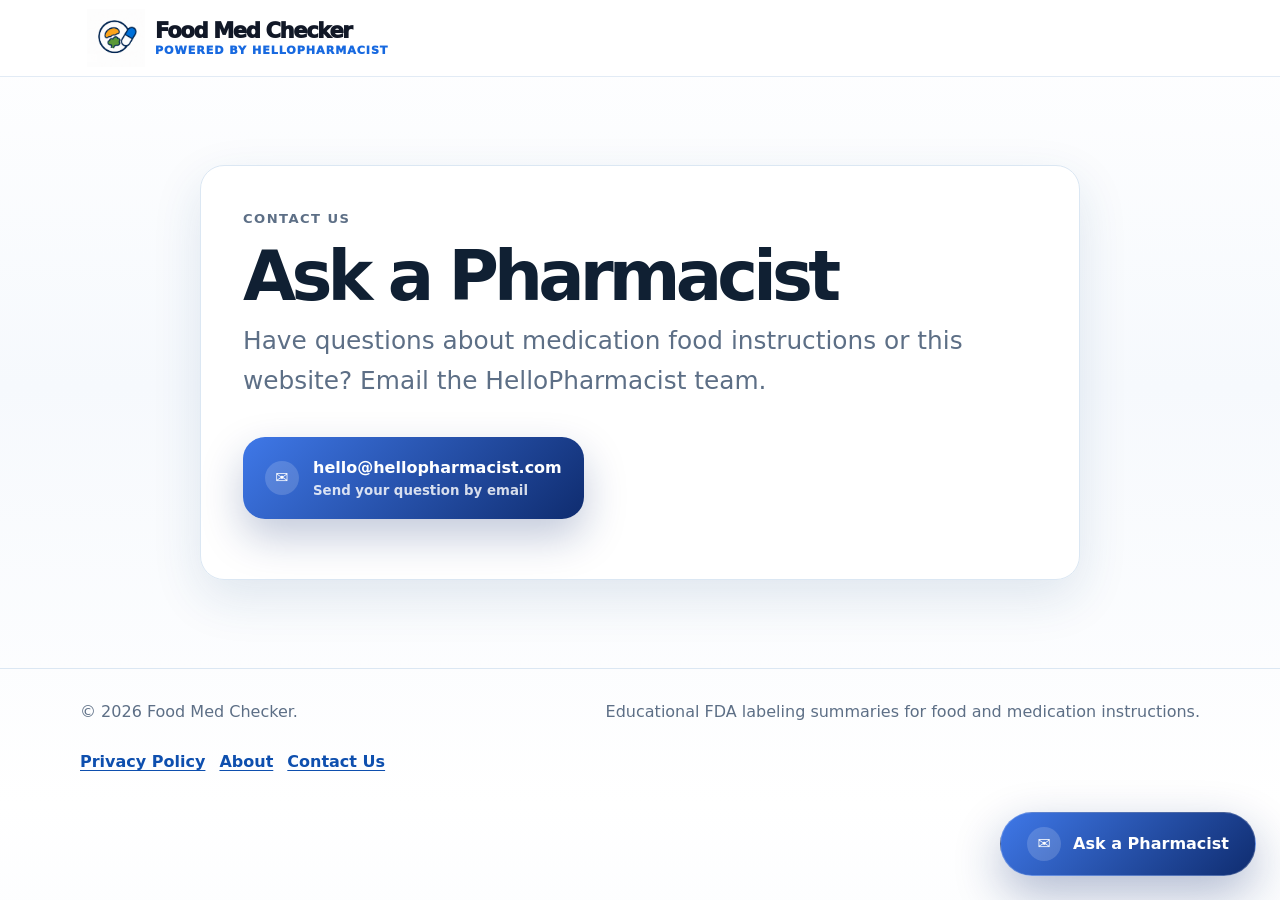
<file: contact-us.html>
<!DOCTYPE html>
<html lang="en">
<head>
  <meta charset="UTF-8">
  <meta name="viewport" content="width=device-width, initial-scale=1.0">
  <title>Contact Us | Food Med Checker</title>
  <meta name="description" content="Contact Food Med Checker with medication and food instruction questions.">
  <link rel="preconnect" href="https://fonts.googleapis.com">
  <link rel="preconnect" href="https://fonts.gstatic.com" crossorigin>
  <link href="https://fonts.googleapis.com/css2?family=Inter:wght@400;500;600;700;800&display=swap" rel="stylesheet">
  <link rel="stylesheet" href="assets/css/styles.css">
</head>
<body>
  <header class="site-header">
    <div class="container header-inner">
      <a class="brand" href="index.html" aria-label="Food Med Checker home">
        <img class="brand-logo" src="assets/New Header Logo.png" alt="" aria-hidden="true">
        <span class="brand-text-wrap">
          <span class="brand-title">Food Med Checker</span>
          <span class="brand-powered">Powered by HelloPharmacist</span>
        </span>
      </a>
    </div>
  </header>

  <main>
    <section class="section simple-page contact-page">
      <div class="container simple-page-card contact-card">
        <p class="eyebrow">Contact Us</p>
        <h1>Ask a Pharmacist</h1>
        <p class="hero-subtitle">Have questions about medication food instructions or this website? Email the HelloPharmacist team.</p>
        <a class="email-card" href="mailto:hello@hellopharmacist.com?subject=Food%20Med%20Checker%20Question">
          <span class="cta-icon" aria-hidden="true">✉</span>
          <span>
            <strong>hello@hellopharmacist.com</strong>
            <small>Send your question by email</small>
          </span>
        </a>
      </div>
    </section>
  </main>

  <footer class="site-footer">
    <div class="container footer-inner">
      <p>&copy; <span id="year"></span> Food Med Checker.</p>
      <p>Educational FDA labeling summaries for food and medication instructions.</p>
      <nav class="footer-links" aria-label="Footer navigation">
        <a href="privacy-policy.html">Privacy Policy</a>
        <a href="about.html">About</a>
        <a href="contact-us.html">Contact Us</a>
      </nav>
    </div>
  </footer>

  <a class="sticky-pharmacist-cta" href="contact-us.html" aria-label="Ask a pharmacist">
    <span class="cta-icon" aria-hidden="true">✉</span>
    <span>Ask a Pharmacist</span>
  </a>

  <script src="assets/js/app.js" defer></script>
</body>
</html>
</file>
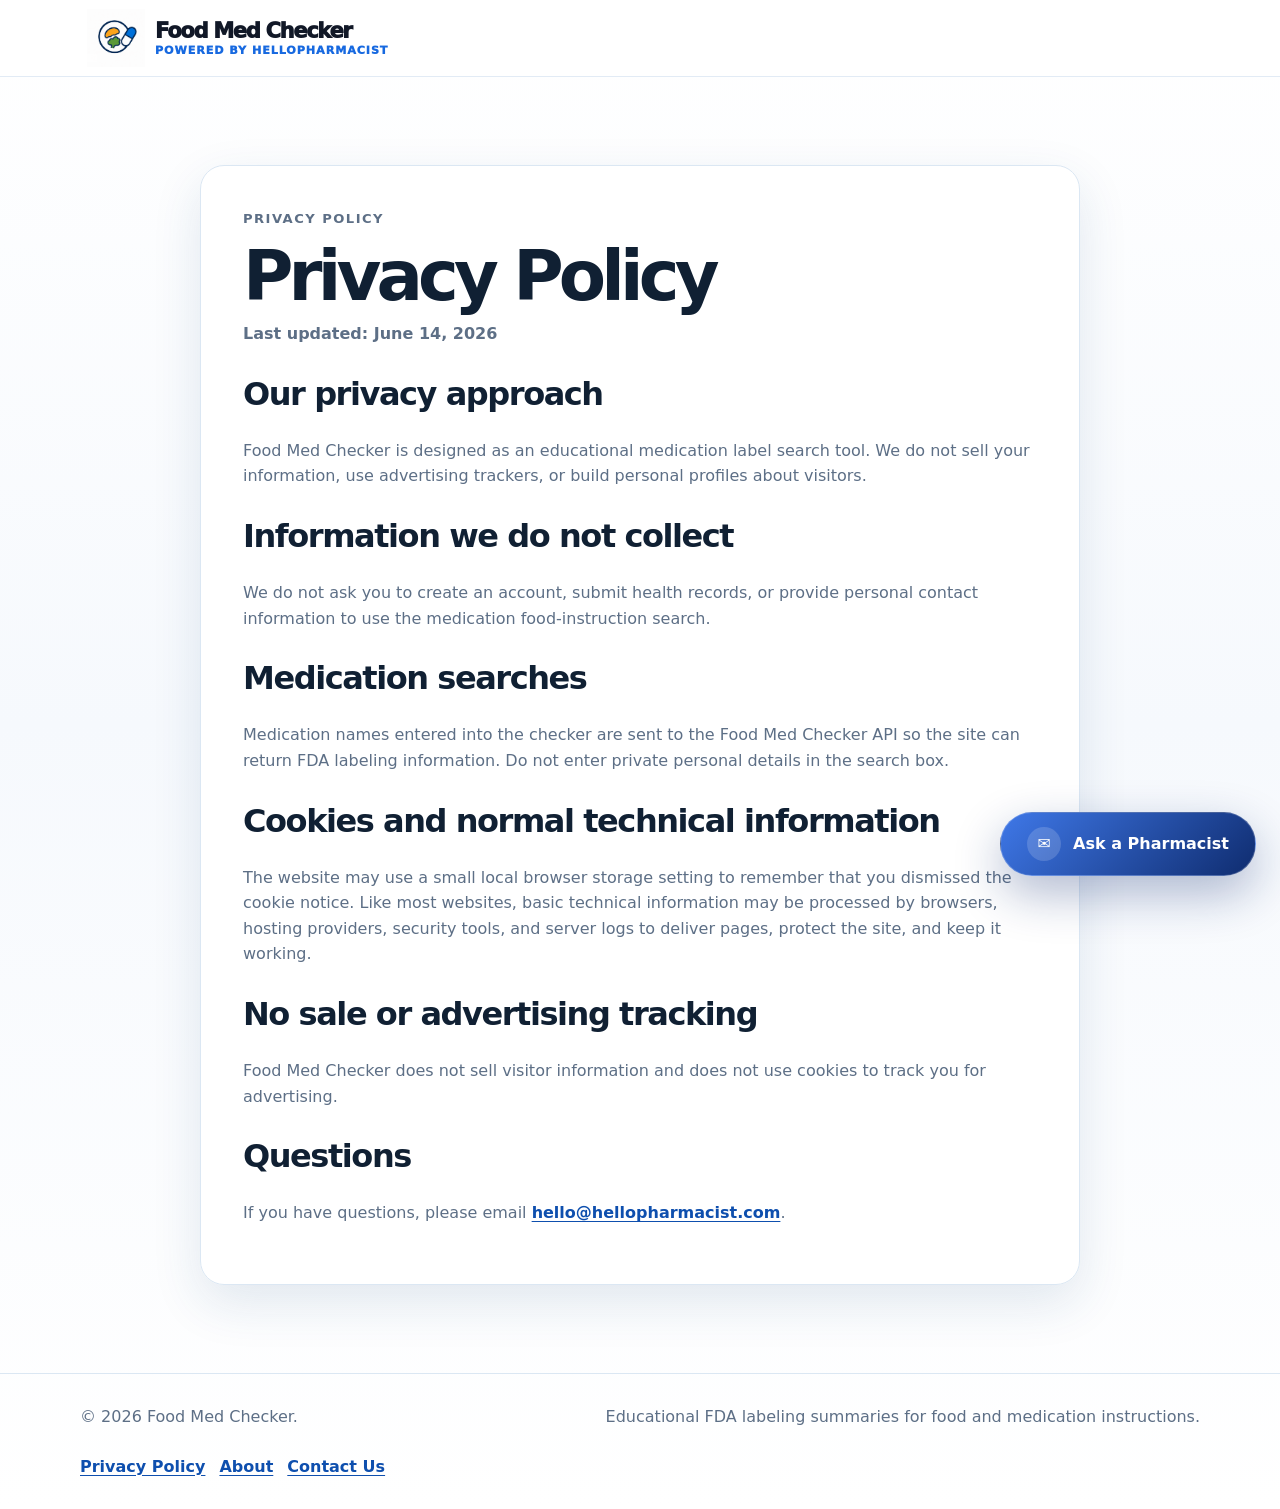
<file: privacy-policy.html>
<!DOCTYPE html>
<html lang="en">
<head>
  <meta charset="UTF-8">
  <meta name="viewport" content="width=device-width, initial-scale=1.0">
  <title>Privacy Policy | Food Med Checker</title>
  <meta name="description" content="Privacy policy for Food Med Checker, including cookie and data collection practices.">
  <link rel="preconnect" href="https://fonts.googleapis.com">
  <link rel="preconnect" href="https://fonts.gstatic.com" crossorigin>
  <link href="https://fonts.googleapis.com/css2?family=Inter:wght@400;500;600;700;800&display=swap" rel="stylesheet">
  <link rel="stylesheet" href="assets/css/styles.css">
</head>
<body>
  <header class="site-header">
    <div class="container header-inner">
      <a class="brand" href="index.html" aria-label="Food Med Checker home">
        <img class="brand-logo" src="assets/New Header Logo.png" alt="" aria-hidden="true">
        <span class="brand-text-wrap">
          <span class="brand-title">Food Med Checker</span>
          <span class="brand-powered">Powered by HelloPharmacist</span>
        </span>
      </a>
    </div>
  </header>

  <main>
    <section class="section simple-page">
      <div class="container simple-page-card">
        <p class="eyebrow">Privacy Policy</p>
        <h1>Privacy Policy</h1>
        <p class="updated-date">Last updated: June 14, 2026</p>

        <h2>Our privacy approach</h2>
        <p>Food Med Checker is designed as an educational medication label search tool. We do not sell your information, use advertising trackers, or build personal profiles about visitors.</p>

        <h2>Information we do not collect</h2>
        <p>We do not ask you to create an account, submit health records, or provide personal contact information to use the medication food-instruction search.</p>

        <h2>Medication searches</h2>
        <p>Medication names entered into the checker are sent to the Food Med Checker API so the site can return FDA labeling information. Do not enter private personal details in the search box.</p>

        <h2>Cookies and normal technical information</h2>
        <p>The website may use a small local browser storage setting to remember that you dismissed the cookie notice. Like most websites, basic technical information may be processed by browsers, hosting providers, security tools, and server logs to deliver pages, protect the site, and keep it working.</p>

        <h2>No sale or advertising tracking</h2>
        <p>Food Med Checker does not sell visitor information and does not use cookies to track you for advertising.</p>

        <h2>Questions</h2>
        <p>If you have questions, please email <a href="mailto:hello@hellopharmacist.com">hello@hellopharmacist.com</a>.</p>
      </div>
    </section>
  </main>

  <footer class="site-footer">
    <div class="container footer-inner">
      <p>&copy; <span id="year"></span> Food Med Checker.</p>
      <p>Educational FDA labeling summaries for food and medication instructions.</p>
      <nav class="footer-links" aria-label="Footer navigation">
        <a href="privacy-policy.html">Privacy Policy</a>
        <a href="about.html">About</a>
        <a href="contact-us.html">Contact Us</a>
      </nav>
    </div>
  </footer>

  <a class="sticky-pharmacist-cta" href="contact-us.html" aria-label="Ask a pharmacist">
    <span class="cta-icon" aria-hidden="true">✉</span>
    <span>Ask a Pharmacist</span>
  </a>

  <script src="assets/js/app.js" defer></script>
</body>
</html>
</file>
<file: assets/css/styles.css>
:root {
  --bg: #f6f9fd;
  --surface: #ffffff;
  --surface-blue: #eef7ff;
  --text: #102033;
  --muted: #5d6f86;
  --blue: #1769e0;
  --blue-dark: #0e4fae;
  --blue-soft: #dceeff;
  --border: #dbe7f3;
  --shadow: 0 18px 50px rgba(25, 72, 125, 0.12);
  --radius: 24px;
}

* { box-sizing: border-box; }

html {
  scroll-behavior: smooth;
}

body {
  margin: 0;
  font-family: system-ui, -apple-system, BlinkMacSystemFont, "Segoe UI", sans-serif;
  color: var(--text);
  background: linear-gradient(180deg, #ffffff 0%, var(--bg) 48%, #ffffff 100%);
  line-height: 1.6;
  overflow-x: hidden;
}

a { color: inherit; text-decoration: none; }

.container {
  width: min(1120px, calc(100% - 40px));
  margin: 0 auto;
}

.site-header {
  position: sticky;
  top: 0;
  z-index: 20;
  background: rgba(255, 255, 255, 0.88);
  backdrop-filter: blur(16px);
  border-bottom: 1px solid rgba(219, 231, 243, 0.8);
}

.header-inner,
.footer-inner {
  display: flex;
  align-items: center;
  justify-content: space-between;
  gap: 24px;
}

.header-inner { min-height: 76px; }

.brand {
  position: relative;
  display: inline-flex;
  align-items: center;
  gap: 13px;
  padding: 8px 12px 8px 8px;
  border: 1px solid rgba(199, 227, 255, 0.72);
  border-radius: 20px;
  background: linear-gradient(135deg, rgba(255, 255, 255, 0.94) 0%, rgba(238, 247, 255, 0.9) 100%);
  box-shadow: 0 12px 28px rgba(23, 105, 224, 0.11);
  font-weight: 800;
  letter-spacing: -0.02em;
}

.brand::after {
  content: "";
  position: absolute;
  right: 12px;
  bottom: 7px;
  width: 46%;
  height: 3px;
  border-radius: 999px;
  background: linear-gradient(90deg, rgba(23, 105, 224, 0), rgba(23, 105, 224, 0.55), rgba(42, 179, 126, 0.75));
}

.brand-logo {
  display: block;
  width: 50px;
  height: 50px;
  flex: 0 0 auto;
  object-fit: contain;
  padding: 4px;
  border-radius: 14px;
  background: #ffffff;
}

.brand-text-wrap {
  display: grid;
  gap: 3px;
  line-height: 1.02;
}

.brand-title {
  display: flex;
  flex-wrap: wrap;
  gap: 0.18em;
  color: var(--text);
  font-size: clamp(1.02rem, 1.6vw, 1.24rem);
  font-weight: 950;
  letter-spacing: -0.055em;
  text-transform: uppercase;
}

.brand-title span:nth-child(2) {
  color: var(--blue);
}

.brand-powered {
  color: var(--blue-dark);
  font-size: 0.7rem;
  font-weight: 800;
  letter-spacing: 0.045em;
  text-transform: uppercase;
}

.site-nav {
  display: flex;
  gap: 22px;
  color: var(--muted);
  font-size: 0.95rem;
  font-weight: 600;
}

.site-nav a:hover { color: var(--blue); }

.section { padding: 88px 0; }

.hero { padding-top: 76px; }

.hero-grid {
  display: grid;
  grid-template-columns: minmax(0, 1.15fr) minmax(310px, 0.85fr);
  gap: 40px;
  align-items: center;
}

.eyebrow {
  margin: 0 0 12px;
  color: var(--blue);
  font-size: 0.82rem;
  font-weight: 800;
  letter-spacing: 0.11em;
  text-transform: uppercase;
}

h1, h2, h3, p { margin-top: 0; }

h1 {
  max-width: 760px;
  margin-bottom: 18px;
  font-size: clamp(2.25rem, 4.75vw, 4rem);
  line-height: 1.02;
  letter-spacing: -0.07em;
}

h2 {
  font-size: clamp(2rem, 4vw, 3rem);
  line-height: 1.08;
  letter-spacing: -0.045em;
}

h3 {
  font-size: 1.15rem;
  line-height: 1.25;
}

.hero-subtitle {
  max-width: 720px;
  color: var(--muted);
  font-size: clamp(1.08rem, 2vw, 1.35rem);
}

.search-card,
.hero-panel,
.step-card,
.trust-container,
.disclaimer-card,
.result-card {
  border: 1px solid var(--border);
  border-radius: var(--radius);
  background: rgba(255, 255, 255, 0.94);
  box-shadow: var(--shadow);
}

.search-card {
  max-width: 780px;
  margin: 32px 0 20px;
  padding: 18px;
}

.search-card label {
  display: block;
  margin: 0 0 10px 4px;
  font-weight: 800;
}

.search-row {
  display: flex;
  gap: 12px;
}

input[type="search"] {
  flex: 1;
  min-width: 0;
  border: 1px solid var(--border);
  border-radius: 16px;
  padding: 17px 18px;
  color: var(--text);
  font: inherit;
  outline: none;
}

input[type="search"]:focus {
  border-color: var(--blue);
  box-shadow: 0 0 0 4px rgba(23, 105, 224, 0.12);
}

button {
  border: 0;
  border-radius: 16px;
  padding: 16px 22px;
  cursor: pointer;
  font: inherit;
  font-weight: 800;
}

.search-row button {
  color: #ffffff;
  background: var(--blue);
  box-shadow: 0 12px 24px rgba(23, 105, 224, 0.22);
}

.search-row button:hover { background: var(--blue-dark); }

.search-note {
  margin: 12px 4px 0;
  color: var(--muted);
  font-size: 0.92rem;
}

.example-area {
  display: flex;
  align-items: flex-start;
  gap: 14px;
  color: var(--muted);
  font-weight: 700;
}

.chip-list {
  display: flex;
  flex-wrap: wrap;
  gap: 10px;
}

.example-chip {
  padding: 9px 13px;
  color: var(--blue-dark);
  background: var(--blue-soft);
  border: 1px solid #c7e3ff;
  border-radius: 999px;
  font-size: 0.93rem;
}

.example-chip:hover { background: #cfe8ff; }

.hero-panel {
  padding: 34px;
  background: linear-gradient(180deg, #ffffff 0%, var(--surface-blue) 100%);
}


.hero-panel p,
.step-card p,
.trust-card p,
.disclaimer-card p,
.result-section-card p { color: var(--muted); }

.hero-panel ul {
  margin: 22px 0 0;
  padding-left: 20px;
  color: var(--text);
  font-weight: 600;
}

.results-section { padding: 0 0 20px; }

.result-card {
  padding: 30px;
  scroll-margin-top: 100px;
  overflow: hidden;
}

.hidden { display: none; }

.result-topline {
  display: inline-flex;
  margin-bottom: 14px;
  padding: 7px 12px;
  border-radius: 999px;
  color: var(--blue-dark);
  background: var(--blue-soft);
  font-size: 0.85rem;
  font-weight: 800;
}

.result-status {
  margin-bottom: 24px;
  padding: 16px 18px;
  border: 1px solid #c7e3ff;
  border-radius: 18px;
  color: var(--blue-dark);
  background: var(--surface-blue);
  font-weight: 700;
}

.result-grid {
  display: grid;
  grid-template-columns: repeat(2, minmax(0, 1fr));
  gap: 16px;
  min-width: 0;
}

.result-section-card {
  min-width: 0;
  max-width: 100%;
  padding: 20px;
  border: 1px solid var(--border);
  border-radius: 18px;
  background: #ffffff;
  overflow-wrap: anywhere;
}

.result-section-card:last-child { grid-column: 1 / -1; }

.section-heading {
  max-width: 720px;
  margin-bottom: 30px;
}

.steps-grid,
.trust-grid {
  display: grid;
  grid-template-columns: repeat(3, minmax(0, 1fr));
  gap: 18px;
}

.step-card,
.trust-card { padding: 26px; }

.step-number {
  display: grid;
  place-items: center;
  width: 42px;
  height: 42px;
  margin-bottom: 18px;
  border-radius: 50%;
  color: #ffffff;
  background: var(--blue);
  font-weight: 900;
}

.trust-section { padding-top: 36px; }

.trust-container {
  padding: 40px;
  background: linear-gradient(135deg, #ffffff 0%, #f0f8ff 100%);
}

.trust-intro {
  max-width: 790px;
  margin-bottom: 28px;
}

.trust-intro p:last-child { color: var(--muted); font-size: 1.08rem; }

.trust-card {
  border: 1px solid var(--border);
  border-radius: 20px;
  background: #ffffff;
}

.disclaimer-section { padding-top: 20px; }

.disclaimer-card {
  padding: 30px;
  box-shadow: none;
}

.disclaimer-card h2 { font-size: 1.7rem; }

.site-footer {
  padding: 30px 0;
  color: var(--muted);
  border-top: 1px solid var(--border);
}

.site-footer p { margin: 0; }

@media (max-width: 860px) {
  .header-inner,
  .footer-inner,
  .example-area {
    align-items: flex-start;
    flex-direction: column;
  }

  .site-nav { gap: 14px; flex-wrap: wrap; }

  .hero-grid,
  .steps-grid,
  .trust-grid,
  .result-grid {
    grid-template-columns: 1fr;
  }

  .section { padding: 64px 0; }

  .hero { padding-top: 52px; }

  .result-section-card:last-child { grid-column: auto; }
}

@media (max-width: 620px) {
  .container { width: min(100% - 28px, 1120px); }

  .site-header {
    position: static;
  }

  .header-inner {
    min-height: 66px;
  }

  .site-nav {
    display: none;
  }

  .search-row { flex-direction: column; }

  .search-row button,
  input[type="search"] { width: 100%; }

  .search-card,
  .hero-panel,
  .trust-container,
  .disclaimer-card,
  .result-card { border-radius: 20px; }

  .trust-container,
  .result-card { padding: 22px; }

  .result-section-card { padding: 18px; }

  h1 { letter-spacing: -0.055em; }
}

.search-row button:disabled {
  cursor: wait;
  opacity: 0.74;
}

.result-status-warning {
  border-color: #f3d58a;
  color: #76530a;
  background: #fff8e8;
}

.result-status-error {
  border-color: #f1b9b9;
  color: #8d2424;
  background: #fff0f0;
}

.result-topline-error {
  color: #8d2424;
  background: #ffe1e1;
}

.loading-card {
  display: flex;
  align-items: center;
  gap: 18px;
  padding: 22px;
  border: 1px solid #c7e3ff;
  border-radius: 20px;
  color: var(--blue-dark);
  background: linear-gradient(135deg, #ffffff 0%, var(--surface-blue) 100%);
}

.loading-card p { margin: 4px 0 0; color: var(--muted); }

.loading-copy {
  min-width: 0;
}

.loading-fact-box {
  position: relative;
  min-height: 92px;
  margin-top: 16px;
  padding: 14px 16px;
  border: 1px solid rgba(23, 105, 224, 0.18);
  border-radius: 18px;
  overflow: hidden;
  background: linear-gradient(135deg, rgba(255, 255, 255, 0.92), rgba(228, 241, 255, 0.88));
  box-shadow: 0 14px 30px rgba(23, 105, 224, 0.09);
}

.loading-fact-box::after {
  content: "";
  position: absolute;
  inset: auto -18px -30px auto;
  width: 86px;
  height: 86px;
  border-radius: 50%;
  background: radial-gradient(circle, rgba(31, 184, 205, 0.22), transparent 68%);
}

.loading-fact-kicker {
  display: inline-flex;
  margin-bottom: 6px;
  padding: 4px 9px;
  border-radius: 999px;
  color: var(--blue-dark);
  background: #dff3ff;
  font-size: 0.74rem;
  font-weight: 800;
  letter-spacing: 0.08em;
  text-transform: uppercase;
}

.loading-card .loading-fact-text {
  margin: 0;
  color: #243b53;
  font-size: 0.98rem;
  font-weight: 700;
  line-height: 1.45;
  opacity: 0;
  transform: translateY(10px) scale(0.98);
  transition: opacity 220ms ease, transform 220ms ease;
}

.loading-card .loading-fact-text.is-visible {
  opacity: 1;
  transform: translateY(0) scale(1);
}

.loading-spinner {
  flex: 0 0 auto;
  width: 34px;
  height: 34px;
  border: 4px solid #c7e3ff;
  border-top-color: var(--blue);
  border-radius: 50%;
  animation: spin 0.9s linear infinite;
}

@keyframes spin { to { transform: rotate(360deg); } }

.result-metadata {
  margin: -6px 0 22px;
  color: var(--muted);
  font-size: 0.92rem;
  font-weight: 600;
}


.sources-info-icon {
  display: inline-flex;
  align-items: center;
  justify-content: center;
  flex: 0 0 auto;
  width: 18px;
  height: 18px;
  min-width: 18px;
  padding: 0;
  border: 1px solid #b8cce3;
  border-radius: 50%;
  color: var(--blue-dark);
  background: #f3f8ff;
  font-size: 0.72rem;
  line-height: 1;
  font-weight: 800;
  box-shadow: none;
}

.sources-info-card {
  display: flex;
  align-items: flex-start;
  gap: 10px;
  max-width: 100%;
  margin: 0 0 16px;
  padding: 12px 14px;
  border: 1px solid var(--border);
  border-radius: 14px;
  color: var(--text);
  background: #f8fbff;
  font-size: 0.82rem;
  font-weight: 600;
  line-height: 1.45;
}

.sources-info-card p {
  min-width: 0;
  margin: 0;
}

.result-section-card h4,
.source-card h4,
.excerpt-card h4 {
  margin: 0 0 8px;
  font-size: 1rem;
  line-height: 1.3;
}

.result-section-card-featured {
  background: linear-gradient(180deg, #ffffff 0%, #f6fbff 100%);
}

.findings-list {
  margin: 0;
  padding-left: 20px;
  color: var(--muted);
}

.findings-list li + li { margin-top: 10px; }

.term-chip-list {
  display: flex;
  flex-wrap: wrap;
  gap: 10px;
}

.term-chip {
  display: inline-flex;
  align-items: center;
  padding: 8px 12px;
  border: 1px solid #c7e3ff;
  border-radius: 999px;
  color: var(--blue-dark);
  background: var(--surface-blue);
  font-size: 0.9rem;
  font-weight: 800;
}

.excerpt-section,
.sources-card { grid-column: 1 / -1; }

.excerpt-list,
.source-list {
  display: grid;
  gap: 14px;
}

.excerpt-card,
.source-card {
  min-width: 0;
  max-width: 100%;
  padding: 17px;
  border: 1px solid var(--border);
  border-radius: 16px;
  background: #fbfdff;
  overflow-wrap: anywhere;
}

.excerpt-card p,
.source-card p { margin-bottom: 0; }

.excerpt-meta {
  display: flex;
  flex-wrap: wrap;
  gap: 8px;
  margin-bottom: 10px;
}

.excerpt-meta span {
  padding: 5px 9px;
  border-radius: 999px;
  color: var(--muted);
  background: #eef4fb;
  font-size: 0.82rem;
  font-weight: 700;
}

.source-link {
  display: inline-flex;
  margin-top: 12px;
  color: var(--blue);
  font-weight: 800;
}

.source-link:hover { color: var(--blue-dark); }

.source-id,
.result-disclaimer,
.technical-details {
  color: var(--muted);
  font-size: 0.9rem;
}

.source-id { margin-top: 8px; }

.result-disclaimer {
  margin-top: 18px;
  padding: 16px 18px;
  border: 1px solid #cfe0fb;
  border-radius: 16px;
  background: #f8fbff;
  line-height: 1.55;
}

.result-disclaimer-card {
  grid-column: 1 / -1;
  margin-top: -2px;
}

.technical-details {
  margin-top: 16px;
}

.technical-details summary {
  cursor: pointer;
  font-weight: 800;
}

.powered-by {
  display: inline-flex;
  align-items: center;
  gap: 6px;
  margin: 4px 0 22px;
  padding: 8px 14px;
  border: 1px solid #c7e3ff;
  border-radius: 999px;
  color: var(--blue-dark);
  background: var(--surface-blue);
  font-size: 0.92rem;
  font-weight: 800;
}

.powered-by a,
.trust-card a,
.trust-intro a,
.excerpt-link {
  color: #1b48a8;
  text-decoration: underline;
  text-underline-offset: 3px;
  font-weight: 800;
}

.pharmacist-container {
  position: relative;
  overflow: hidden;
  padding: 48px;
  border-color: #cfe0fb;
  background: radial-gradient(circle at 9% 18%, rgba(58, 115, 226, 0.13), transparent 24%), linear-gradient(135deg, #ffffff 0%, #f8fbff 100%);
}

.pharmacist-layout {
  display: flex;
  align-items: center;
  gap: 18px;
  margin-bottom: 36px;
}

.pharmacist-headshot {
  width: 92px;
  height: 92px;
  flex: 0 0 92px;
  border: 3px solid #ffffff;
  border-radius: 50%;
  background: #ffffff;
  box-shadow: 0 12px 26px rgba(25, 72, 125, 0.18);
  object-fit: cover;
  object-position: center top;
  transform: translate(-10px, -8px);
}

.pill-eyebrow {
  display: inline-flex;
  margin-bottom: 18px;
  padding: 7px 16px;
  border-radius: 999px;
  background: var(--blue-soft);
}

.pharmacist-container .trust-intro {
  max-width: 880px;
  margin-bottom: 0;
}

.pharmacist-container .trust-intro h2 {
  margin-bottom: 14px;
}

.pharmacist-container .trust-card {
  padding: 28px;
  border-color: #d8e6fa;
  border-radius: 22px;
  box-shadow: none;
}

.faq-section {
  padding-top: 28px;
}

.faq-list {
  display: grid;
  gap: 16px;
}

.faq-item {
  padding: 24px 26px;
  border: 1px solid var(--border);
  border-radius: 20px;
  background: rgba(255, 255, 255, 0.94);
  box-shadow: 0 12px 34px rgba(25, 72, 125, 0.08);
}

.faq-item h3 {
  margin-bottom: 8px;
}

.faq-item p,
.excerpt-count,
.excerpt-source-note {
  color: var(--muted);
}

.excerpt-count {
  margin-bottom: 14px;
  font-weight: 800;
}

.excerpt-card-heading {
  display: flex;
  align-items: flex-start;
  justify-content: space-between;
  gap: 16px;
}

.excerpt-link {
  flex: 0 0 auto;
  font-size: 0.9rem;
}

.excerpt-source-note {
  margin-top: 10px;
  font-size: 0.9rem;
  font-weight: 600;
}

@media (max-width: 860px) {
  .pharmacist-layout {
    grid-template-columns: 1fr;
  }
}

@media (max-width: 620px) {
  .powered-by {
    align-items: flex-start;
    flex-direction: column;
    border-radius: 18px;
  }

  .pharmacist-container {
    padding: 24px;
  }

  .excerpt-card-heading {
    flex-direction: column;
    gap: 4px;
  }
}

/* Requested layout refinements */
.hero {
  padding-top: 56px;
  padding-bottom: 56px;
}

.hero-grid {
  align-items: start;
}

.hero-panel {
  margin-top: 0;
}

.search-card {
  margin-top: 24px;
}

.example-area {
  margin-bottom: 0;
}

#how-it-works {
  padding-top: 48px;
}

.faq-item {
  padding: 0;
  overflow: hidden;
}

.faq-item summary {
  position: relative;
  display: flex;
  align-items: center;
  justify-content: space-between;
  gap: 18px;
  padding: 22px 26px;
  cursor: pointer;
  font-size: 1.15rem;
  font-weight: 800;
  line-height: 1.25;
  list-style: none;
}

.faq-item summary::-webkit-details-marker {
  display: none;
}

.faq-item summary::after {
  content: "+";
  display: grid;
  flex: 0 0 auto;
  place-items: center;
  width: 30px;
  height: 30px;
  border-radius: 50%;
  color: var(--blue-dark);
  background: var(--blue-soft);
  font-size: 1.25rem;
  line-height: 1;
}

.faq-item[open] summary::after {
  content: "–";
}

.faq-item p {
  margin: -4px 26px 24px;
}

.excerpt-source-details {
  color: var(--muted);
  font-weight: 600;
}

.excerpt-card .source-id {
  margin: 4px 0 12px;
}

@media (max-width: 860px) {
  .hero {
    padding-top: 44px;
    padding-bottom: 44px;
  }

  #how-it-works {
    padding-top: 40px;
  }
}

.autocomplete-root {
  position: relative;
  align-items: stretch;
}

.autocomplete-field {
  position: relative;
  flex: 1;
  min-width: 0;
}

.autocomplete-field input[type="search"] {
  width: 100%;
}

.suggestions-dropdown {
  position: absolute;
  top: calc(100% + 8px);
  right: 0;
  left: 0;
  z-index: 30;
  display: grid;
  max-height: 320px;
  overflow-y: auto;
  padding: 6px 0;
  border: 1px solid var(--border);
  border-radius: 12px;
  background: #ffffff;
  box-shadow: 0 12px 28px rgba(25, 72, 125, 0.12);
}

.suggestion-item {
  display: block;
  width: 100%;
  padding: 11px 16px;
  border-radius: 0;
  color: var(--text);
  background: transparent;
  text-align: left;
  font: inherit;
  font-weight: 600;
}

.suggestion-item:hover,
.suggestion-item:focus {
  color: var(--blue-dark);
  background: var(--surface-blue);
  outline: none;
}

.drug-summary-card {
  grid-column: 1 / -1;
  background: linear-gradient(180deg, #ffffff 0%, #f8fbff 100%);
}

.drug-summary-card h4 {
  margin-bottom: 14px;
}

.drug-summary-list {
  display: grid;
  grid-template-columns: repeat(2, minmax(0, 1fr));
  gap: 12px;
  margin: 0 0 16px;
}

.drug-summary-detail {
  padding: 12px;
  border: 1px solid #e4edf7;
  border-radius: 14px;
  background: #ffffff;
}

.drug-summary-detail dt {
  color: var(--blue-dark);
  font-size: 0.78rem;
  font-weight: 900;
  letter-spacing: 0.06em;
  text-transform: uppercase;
}

.drug-summary-detail dd {
  margin: 4px 0 0;
  color: var(--muted);
  font-weight: 650;
}

.fda-label-description {
  padding: 14px 16px;
  border-left: 4px solid var(--blue);
  border-radius: 14px;
  background: var(--surface-blue);
}

.medline-card {
  padding: 16px;
  border: 1px solid #cfe0fb;
  border-radius: 16px;
  background: #ffffff;
}

.terms-found-note {
  margin-bottom: 18px;
  color: var(--muted);
}

.medline-source {
  margin-bottom: 10px;
  color: var(--blue-dark);
  font-size: 0.9rem;
  font-weight: 800;
}

@media (max-width: 620px) {
  .autocomplete-field {
    width: 100%;
  }

  .suggestions-dropdown {
    max-height: 280px;
  }

  .drug-summary-list {
    grid-template-columns: 1fr;
  }
}

.suggestions-dropdown.hidden {
  display: none;
}

.footer-inner {
  flex-wrap: wrap;
}

.footer-links {
  display: inline-flex;
  flex-wrap: wrap;
  gap: 14px;
  font-weight: 800;
}

.footer-links a {
  color: var(--blue-dark);
  text-decoration: underline;
  text-underline-offset: 3px;
}

.sticky-pharmacist-cta {
  position: fixed;
  right: max(24px, env(safe-area-inset-right));
  bottom: max(24px, env(safe-area-inset-bottom));
  z-index: 40;
  display: inline-flex;
  align-items: center;
  gap: 12px;
  min-height: 58px;
  padding: 14px 26px;
  border: 1px solid rgba(255, 255, 255, 0.22);
  border-radius: 999px;
  color: #ffffff;
  background: linear-gradient(135deg, #3f78e8 0%, #0f2c6f 100%);
  box-shadow: 0 18px 48px rgba(16, 45, 111, 0.32);
  font-size: 1rem;
  font-weight: 900;
}

.sticky-pharmacist-cta:hover {
  transform: translateY(-1px);
  box-shadow: 0 22px 54px rgba(16, 45, 111, 0.38);
}

.cta-icon {
  display: inline-grid;
  place-items: center;
  width: 34px;
  height: 34px;
  border-radius: 50%;
  background: rgba(255, 255, 255, 0.16);
  font-size: 1rem;
}

.cookie-banner {
  position: fixed;
  right: 24px;
  bottom: 100px;
  left: 24px;
  z-index: 45;
  display: flex;
  align-items: center;
  justify-content: space-between;
  gap: 18px;
  max-width: 980px;
  margin: 0 auto;
  padding: 18px;
  border: 1px solid var(--border);
  border-radius: 22px;
  background: rgba(255, 255, 255, 0.98);
  box-shadow: 0 18px 50px rgba(25, 72, 125, 0.18);
}

.cookie-banner p {
  margin: 4px 0 0;
  color: var(--muted);
}

.cookie-banner button {
  flex: 0 0 auto;
  color: #ffffff;
  background: var(--blue);
}

.cookie-banner.hidden {
  display: none;
}

.simple-page {
  min-height: 65vh;
}

.simple-page-card {
  max-width: 880px;
  padding: 42px;
  border: 1px solid var(--border);
  border-radius: var(--radius);
  background: rgba(255, 255, 255, 0.96);
  box-shadow: var(--shadow);
}

.simple-page-card h1 {
  margin-bottom: 10px;
  font-size: clamp(2.4rem, 6vw, 4.3rem);
}

.simple-page-card h2 {
  margin-top: 30px;
  font-size: clamp(1.45rem, 3vw, 2rem);
}

.simple-page-card p,
.contact-note {
  color: var(--muted);
}

.simple-page-card a {
  color: var(--blue-dark);
  text-decoration: underline;
  text-underline-offset: 3px;
  font-weight: 800;
}

.updated-date {
  font-weight: 800;
}

.email-card {
  display: inline-flex;
  align-items: center;
  gap: 14px;
  margin: 18px 0;
  padding: 18px 22px;
  border-radius: 22px;
  color: #ffffff !important;
  background: linear-gradient(135deg, #3f78e8 0%, #0f2c6f 100%);
  box-shadow: 0 18px 42px rgba(16, 45, 111, 0.25);
  text-decoration: none !important;
}

.email-card small {
  display: block;
  color: rgba(255, 255, 255, 0.82);
  font-weight: 700;
}

@media (max-width: 620px) {
  .sticky-pharmacist-cta {
    right: 14px;
    bottom: 14px;
    left: auto;
    min-height: 48px;
    padding: 10px 14px;
    gap: 8px;
    justify-content: center;
    font-size: 0.82rem;
  }

  .sticky-pharmacist-cta .cta-icon {
    width: 28px;
    height: 28px;
    font-size: 0.9rem;
  }

  .cookie-banner {
    right: 14px;
    bottom: 88px;
    left: 14px;
    flex-direction: column;
    align-items: stretch;
  }

  .cookie-banner button {
    width: 100%;
  }

  .simple-page-card {
    padding: 26px;
  }
}


/* Full-width above-the-fold hero */
.hero {
  position: relative;
  min-height: calc(100svh - 76px);
  display: flex;
  align-items: center;
  padding-top: clamp(36px, 7vh, 72px);
  padding-bottom: clamp(42px, 8vh, 82px);
  overflow: hidden;
}

.hero::before {
  content: "";
  position: absolute;
  inset: 7% -12% auto auto;
  width: min(52vw, 620px);
  aspect-ratio: 1;
  border-radius: 50%;
  background: radial-gradient(circle, rgba(23, 105, 224, 0.12), rgba(23, 105, 224, 0));
  pointer-events: none;
}

.hero-grid {
  position: relative;
  grid-template-columns: 1fr;
  gap: 0;
}

.hero-copy {
  width: min(100%, 980px);
}

.hero-copy h1 {
  max-width: 980px;
  margin-bottom: 24px;
  font-size: clamp(3.2rem, 8.6vw, 6.667rem);
}

.hero-subtitle {
  max-width: 900px;
  margin-bottom: 0;
  font-size: clamp(1.16rem, 2.2vw, 1.55rem);
}

.hero-highlights {
  display: flex;
  flex-wrap: wrap;
  gap: 10px;
  max-width: 980px;
  margin: 24px 0 0;
}

.hero-highlights span {
  display: inline-flex;
  align-items: center;
  gap: 8px;
  padding: 10px 14px;
  border: 1px solid #c7e3ff;
  border-radius: 999px;
  color: var(--blue-dark);
  background: linear-gradient(180deg, #ffffff 0%, var(--surface-blue) 100%);
  font-weight: 800;
  line-height: 1.25;
}

.hero-highlights span::before {
  content: "✓";
  display: grid;
  place-items: center;
  width: 20px;
  height: 20px;
  flex: 0 0 20px;
  border-radius: 50%;
  color: #ffffff;
  background: var(--blue);
  font-size: 0.78rem;
}

.search-card {
  max-width: 860px;
  margin-top: 30px;
  padding: clamp(18px, 2.8vw, 26px);
}

.search-note {
  font-size: 1rem;
}

.example-area {
  max-width: 900px;
}

@media (max-width: 860px) {
  .hero {
    min-height: auto;
    align-items: flex-start;
  }

  .hero-copy h1 {
    font-size: clamp(2.75rem, 12vw, 5.4rem);
  }
}

@media (max-width: 620px) {
  .hero {
    padding-top: 38px;
    padding-bottom: 48px;
  }

  .hero-copy h1 {
    margin-bottom: 18px;
  }

  .hero-highlights span {
    width: 100%;
    border-radius: 16px;
  }
}


/* Above-the-fold hero tuning */
h1 {
  max-width: 700px;
  margin-bottom: 16px;
  font-size: clamp(2.35rem, 4.9vw, 4.25rem);
  line-height: 1.02;
}

.hero {
  padding-top: 40px;
  padding-bottom: 42px;
}

.hero-subtitle {
  margin-bottom: 18px;
}

.hero-highlights {
  margin-bottom: 18px;
}

.search-card {
  margin-top: 18px;
}

.excerpt-highlight {
  padding: 0 0.16em;
  border-radius: 0.28em;
  color: #0d3476;
  background: #fff1a8;
  box-shadow: 0 0 0 1px rgba(226, 176, 34, 0.28);
  font-weight: 700;
}

@media (max-width: 860px) {
  h1 {
    font-size: clamp(2.2rem, 9vw, 3.6rem);
  }

  .hero {
    padding-top: 32px;
    padding-bottom: 36px;
  }
}

/* Header logo refresh and ticker-style hero badges */
.brand {
  gap: 10px;
  padding: 7px 12px 7px 7px;
  border: 0;
  border-radius: 18px;
  background: transparent;
  box-shadow: none;
  overflow: hidden;
}

.brand::after {
  content: "";
  position: absolute;
  right: 10px;
  bottom: 12px;
  width: 48%;
  height: 8px;
  border-radius: 999px;
  background: linear-gradient(90deg, transparent 0%, rgba(255, 255, 255, 0.92) 45%, rgba(255, 255, 255, 0.35) 57%, transparent 100%);
  transform: translateX(-160%);
  animation: brand-shimmer 2.6s ease-in-out infinite;
  pointer-events: none;
  mix-blend-mode: screen;
}

.brand-logo {
  width: 58px;
  height: 58px;
  padding: 0;
  border-radius: 0;
  background: transparent;
}

.brand-title {
  color: #111827;
  font-size: clamp(1.14rem, 1.65vw, 1.48rem);
  font-weight: 950;
  letter-spacing: -0.065em;
  text-transform: none;
}

.brand-powered {
  position: relative;
  display: inline-block;
  width: max-content;
  color: var(--blue);
  font-weight: 950;
  letter-spacing: 0.08em;
  overflow: hidden;
}

.brand-powered::after {
  content: "";
  position: absolute;
  inset: 0;
  background: linear-gradient(90deg, transparent, rgba(255, 255, 255, 0.95), transparent);
  transform: translateX(-120%);
  animation: brand-shimmer 2.6s ease-in-out infinite;
}

@keyframes brand-shimmer {
  0%, 42% { transform: translateX(-145%); opacity: 0; }
  53% { opacity: 1; }
  78%, 100% { transform: translateX(145%); opacity: 0; }
}

.powered-by {
  margin: 0 0 18px;
  vertical-align: middle;
}

.ticker-highlights {
  position: relative;
  display: block;
  width: min(100%, 860px);
  max-width: 860px;
  margin: 24px 0 0;
  overflow: hidden;
  mask-image: linear-gradient(90deg, transparent, #000 9%, #000 91%, transparent);
}

.ticker-track {
  display: flex;
  width: max-content;
  gap: 10px;
  animation: ticker-scroll 34s linear infinite;
  will-change: transform;
}

.ticker-highlights:hover .ticker-track {
  animation-play-state: paused;
}

@keyframes ticker-scroll {
  from { transform: translateX(0); }
  to { transform: translateX(-50%); }
}

.search-card {
  max-width: 860px;
}

.about-hero {
  padding: 72px 0 86px;
  background: linear-gradient(135deg, #f8fbff 0%, #eaf5ff 100%);
}

.about-hero-grid {
  display: grid;
  grid-template-columns: minmax(0, 1fr) minmax(280px, 0.42fr);
  gap: 54px;
  align-items: center;
}

.about-hero h1 {
  max-width: 860px;
  margin-bottom: 22px;
  font-size: clamp(3rem, 7vw, 5.9rem);
}

.about-callout-card {
  padding: 34px;
  border: 1px solid var(--border);
  border-radius: 28px;
  background: rgba(255, 255, 255, 0.84);
  box-shadow: var(--shadow);
}

.about-callout-card p:last-child {
  margin: 0;
  color: #4b5563;
  font-size: 1.2rem;
}

.about-content-section {
  padding-top: 64px;
}

.about-page-card {
  max-width: 840px;
}

.about-page-card p {
  font-size: 1.08rem;
}

.about-note-card {
  margin-top: 36px;
  padding: 24px;
  border: 1px solid #add4ff;
  border-radius: 22px;
  background: #e4f1ff;
}

.about-note-card h2 {
  margin-top: 0;
  color: var(--blue-dark);
  font-size: 1.45rem;
}

.about-note-card p {
  margin-bottom: 0;
}

@media (max-width: 860px) {
  .about-hero-grid {
    grid-template-columns: 1fr;
  }

  .ticker-highlights {
    width: 100%;
  }
}

@media (max-width: 620px) {
  .brand-logo {
    width: 48px;
    height: 48px;
  }

  .brand-title {
    font-size: 1.05rem;
  }

  .brand-powered {
    font-size: 0.62rem;
  }

  .ticker-highlights span {
    width: auto;
    border-radius: 999px;
  }

  .about-hero {
    padding: 50px 0 58px;
  }
}

/* Mobile overflow repair: keep above-the-fold content inside the viewport. */
html,
body {
  max-width: 100%;
  overflow-x: clip;
}

.hero-copy,
.search-card,
.search-row,
.autocomplete-field,
.example-area,
.chip-list {
  min-width: 0;
  max-width: 100%;
}

h1,
h2,
h3,
p,
button,
input {
  overflow-wrap: break-word;
}

.search-row button {
  white-space: normal;
  text-align: center;
}

@media (max-width: 620px) {
  .container {
    width: min(100% - 32px, 1120px);
  }

  .header-inner {
    align-items: center;
  }

  .brand {
    max-width: 100%;
  }

  .brand-title {
    line-height: 1.05;
  }

  .hero {
    padding-top: 28px;
    padding-bottom: 40px;
  }

  .hero::before {
    inset: 10% -36% auto auto;
    width: 86vw;
  }

  .hero-copy h1,
  h1 {
    max-width: 100%;
    font-size: clamp(2rem, 10.4vw, 2.75rem);
    line-height: 1.08;
    letter-spacing: -0.052em;
    overflow-wrap: normal;
    word-break: normal;
  }

  .powered-by {
    display: inline-flex;
    max-width: 100%;
    padding: 8px 12px;
    font-size: 0.98rem;
  }

  .hero-subtitle {
    max-width: 100%;
    font-size: 1.08rem;
    line-height: 1.55;
  }

  .ticker-highlights {
    width: 100%;
    max-width: 100%;
    overflow-x: auto;
    overflow-y: hidden;
    mask-image: none;
    -webkit-mask-image: none;
    scrollbar-width: none;
  }

  .ticker-highlights::-webkit-scrollbar {
    display: none;
  }

  .ticker-track {
    width: max-content;
    max-width: none;
    animation: ticker-scroll 34s linear infinite;
  }

  .hero-highlights span,
  .ticker-highlights span {
    width: auto;
    max-width: calc(100vw - 48px);
    flex: 0 0 auto;
    white-space: nowrap;
  }

  .search-card {
    margin-top: 22px;
    padding: 18px;
  }

  input[type="search"] {
    padding: 15px 16px;
    font-size: 1rem;
  }

  .search-row button {
    padding: 15px 16px;
    font-size: 1rem;
    line-height: 1.25;
  }

  .example-area {
    gap: 10px;
  }
}

.recent-checks-section {
  padding-top: 52px;
  padding-bottom: 52px;
}

.recent-checks-heading p:last-child {
  max-width: 640px;
  color: var(--muted);
  font-size: 1.06rem;
}

.recent-checks-grid {
  display: grid;
  grid-template-columns: repeat(4, minmax(0, 1fr));
  gap: 18px;
}

.recent-check-card {
  display: flex;
  flex-direction: column;
  min-width: 0;
  min-height: 100%;
  padding: 22px;
  border: 1px solid rgba(207, 224, 251, 0.95);
  border-radius: 22px;
  background: linear-gradient(180deg, #ffffff 0%, #f8fbff 100%);
  box-shadow: 0 14px 34px rgba(25, 72, 125, 0.09);
}

.recent-check-card-header {
  display: grid;
  gap: 12px;
  margin-bottom: 14px;
}

.recent-check-card h3 {
  margin: 0;
  color: var(--text);
  font-size: 1.12rem;
  letter-spacing: -0.02em;
}

.recent-check-badge {
  display: inline-flex;
  width: fit-content;
  align-items: center;
  padding: 6px 10px;
  border: 1px solid #c7e3ff;
  border-radius: 999px;
  color: var(--blue-dark);
  background: var(--surface-blue);
  font-size: 0.78rem;
  font-weight: 900;
  line-height: 1.2;
}

.recent-check-badge-use-caution {
  border-color: #f3d58a;
  color: #76530a;
  background: #fff8e8;
}

.recent-check-badge-avoid-separate {
  border-color: #f1b9b9;
  color: #8d2424;
  background: #fff0f0;
}

.recent-check-badge-no-special-food-issue-found {
  border-color: #bfe7d2;
  color: #176044;
  background: #effaf4;
}

.recent-check-answer {
  display: -webkit-box;
  margin-bottom: 18px;
  overflow: hidden;
  color: var(--muted);
  font-size: 0.95rem;
  line-height: 1.55;
  -webkit-box-orient: vertical;
  -webkit-line-clamp: 5;
}

.recent-check-card-footer {
  display: flex;
  align-items: center;
  justify-content: space-between;
  gap: 12px;
  margin-top: auto;
  padding-top: 16px;
  border-top: 1px solid #e4edf7;
}

.recent-check-card-footer span {
  color: var(--muted);
  font-size: 0.84rem;
  font-weight: 750;
}

.recent-check-action {
  padding: 10px 13px;
  border: 1px solid #c7e3ff;
  border-radius: 999px;
  color: var(--blue-dark);
  background: #ffffff;
  box-shadow: none;
  font-size: 0.86rem;
  white-space: nowrap;
}

.recent-check-action:hover,
.recent-check-action:focus {
  color: #ffffff;
  background: var(--blue);
  outline: none;
}

.recent-check-action:focus-visible {
  box-shadow: 0 0 0 4px rgba(23, 105, 224, 0.16);
}

@media (max-width: 1020px) {
  .recent-checks-grid {
    grid-template-columns: repeat(3, minmax(0, 1fr));
  }
}

@media (max-width: 860px) {
  .recent-checks-grid {
    grid-template-columns: repeat(2, minmax(0, 1fr));
  }
}

@media (max-width: 620px) {
  .recent-checks-section {
    padding-top: 40px;
    padding-bottom: 40px;
  }

  .recent-checks-grid {
    grid-template-columns: 1fr;
  }

  .recent-check-card {
    padding: 20px;
    border-radius: 20px;
  }

  .recent-check-card-footer {
    align-items: flex-start;
    flex-direction: column;
  }

  .recent-check-action {
    width: 100%;
  }
}

.directory-hero,
.drug-detail-hero {
  padding-top: 58px;
  padding-bottom: 42px;
  background: radial-gradient(circle at top left, rgba(220, 238, 255, 0.74), transparent 42%);
}

.directory-hero h1,
.drug-detail-hero h1 {
  max-width: 850px;
  font-size: clamp(2rem, 4vw, 3.25rem);
}

.directory-trust-note {
  max-width: 760px;
  color: var(--muted);
  font-weight: 700;
}

.directory-toolbar {
  display: grid;
  gap: 18px;
  max-width: 980px;
  margin-top: 30px;
  padding: 22px;
  border: 1px solid var(--border);
  border-radius: var(--radius);
  background: rgba(255, 255, 255, 0.94);
  box-shadow: var(--shadow);
}

.directory-search {
  display: grid;
  gap: 10px;
  font-weight: 850;
}

.directory-search input {
  width: 100%;
}

.az-filter {
  display: flex;
  flex-wrap: wrap;
  gap: 8px;
}

.az-filter-button {
  min-width: 42px;
  padding: 9px 12px;
  border: 1px solid #c7e3ff;
  border-radius: 999px;
  color: var(--blue-dark);
  background: #ffffff;
  box-shadow: none;
  font-size: 0.88rem;
}

.az-filter-button:hover,
.az-filter-button:focus,
.az-filter-button.active {
  color: #ffffff;
  background: var(--blue);
  outline: none;
}

.directory-count {
  margin: 0;
  color: var(--muted);
  font-weight: 800;
}

.directory-results-section,
.drug-detail-layout-section {
  padding-top: 34px;
}

.drug-directory-section + .drug-directory-section {
  margin-top: 34px;
}

.drug-letter-heading {
  margin-bottom: 16px;
  padding-bottom: 10px;
  border-bottom: 1px solid var(--border);
  color: var(--blue-dark);
  font-size: 1.5rem;
}

.drug-directory-grid {
  display: grid;
  grid-template-columns: repeat(2, minmax(0, 1fr));
  gap: 18px;
}

.drug-directory-card,
.drug-detail-card,
.directory-empty-state,
.directory-error-state {
  padding: 24px;
  border: 1px solid rgba(207, 224, 251, 0.95);
  border-radius: 22px;
  background: linear-gradient(180deg, #ffffff 0%, #f8fbff 100%);
  box-shadow: 0 14px 34px rgba(25, 72, 125, 0.09);
}

.drug-directory-card-header,
.drug-detail-title-row {
  display: flex;
  align-items: flex-start;
  justify-content: space-between;
  gap: 14px;
}

.drug-directory-card-title {
  margin: 0;
  font-size: 1.24rem;
}

.drug-directory-card-title a:hover,
.recent-check-card h3 a:hover {
  color: var(--blue);
}

.drug-directory-card-answer {
  margin: 16px 0;
  color: var(--muted);
}

.drug-directory-card-meta,
.drug-detail-meta {
  display: flex;
  flex-wrap: wrap;
  gap: 10px 16px;
  color: var(--muted);
  font-size: 0.9rem;
  font-weight: 800;
}

.drug-directory-card-actions,
.drug-detail-actions,
.recent-check-actions {
  display: flex;
  flex-wrap: wrap;
  gap: 10px;
  margin-top: 18px;
}

.directory-button-primary,
.directory-button-secondary {
  display: inline-flex;
  align-items: center;
  justify-content: center;
  padding: 11px 15px;
  border-radius: 999px;
  font-weight: 850;
  line-height: 1.2;
}

.directory-button-primary {
  color: #ffffff;
  background: var(--blue);
  box-shadow: 0 10px 20px rgba(23, 105, 224, 0.2);
}

.directory-button-primary:hover,
.directory-button-primary:focus {
  background: var(--blue-dark);
}

.directory-button-secondary {
  border: 1px solid #c7e3ff;
  color: var(--blue-dark);
  background: #ffffff;
}

.directory-button-secondary:hover,
.directory-button-secondary:focus {
  color: #ffffff;
  background: var(--blue);
}

.drug-detail-layout {
  display: grid;
  grid-template-columns: minmax(0, 1fr);
  gap: 18px;
}

.drug-detail-card h2 {
  margin-bottom: 10px;
  font-size: 1.55rem;
}

.drug-detail-card p {
  margin-bottom: 0;
  color: var(--muted);
}

.drug-detail-card-featured {
  border-color: #c7e3ff;
  background: linear-gradient(135deg, #ffffff 0%, var(--surface-blue) 100%);
  box-shadow: var(--shadow);
}

.drug-detail-card-featured p {
  color: var(--text);
  font-size: clamp(1.1rem, 2vw, 1.35rem);
  font-weight: 750;
}

.drug-detail-disclaimer {
  background: #ffffff;
}

.directory-empty-state,
.directory-error-state {
  max-width: 760px;
}

.directory-error-state {
  border-color: #f1b9b9;
  background: #fff8f8;
}

@media (max-width: 860px) {
  .drug-directory-grid {
    grid-template-columns: 1fr;
  }

  .drug-directory-card-header,
  .drug-detail-title-row {
    display: grid;
  }
}

@media (max-width: 620px) {
  .directory-toolbar,
  .drug-directory-card,
  .drug-detail-card,
  .directory-empty-state,
  .directory-error-state {
    padding: 18px;
  }

  .az-filter-button {
    min-width: 38px;
    padding: 8px 10px;
  }

  .recent-check-actions,
  .recent-check-actions .recent-check-action {
    width: 100%;
  }
}

.directory-live-callout {
  display: grid;
  grid-template-columns: auto 1fr;
  gap: 18px;
  max-width: 920px;
  margin-top: 24px;
  padding: 24px;
  border: 1px solid rgba(127, 183, 255, 0.72);
  border-radius: 26px;
  background:
    radial-gradient(circle at top right, rgba(255, 255, 255, 0.9), transparent 32%),
    linear-gradient(135deg, #eef7ff 0%, #ffffff 48%, #e8f2ff 100%);
  box-shadow: 0 18px 45px rgba(25, 72, 125, 0.14);
}

.directory-live-callout-icon {
  display: inline-grid;
  width: 48px;
  height: 48px;
  place-items: center;
  border-radius: 16px;
  color: #ffffff;
  background: linear-gradient(135deg, var(--blue), var(--blue-dark));
  box-shadow: 0 12px 24px rgba(23, 105, 224, 0.22);
  font-size: 1.6rem;
  font-weight: 900;
}

.directory-live-callout h2 {
  margin: 0 0 8px;
  color: var(--blue-dark);
  font-size: clamp(1.25rem, 2.2vw, 1.75rem);
}

.directory-live-callout p {
  margin: 0;
  color: var(--muted);
  font-weight: 700;
}

.directory-live-callout p + p {
  margin-top: 10px;
}

.directory-live-callout-proof a {
  color: var(--blue-dark);
  font-weight: 900;
  text-decoration: underline;
  text-underline-offset: 3px;
}

.drug-detail-medline,
.drug-detail-pharmacist-cta {
  border-color: rgba(127, 183, 255, 0.82);
  background: linear-gradient(135deg, #ffffff 0%, #eef7ff 100%);
}

.drug-detail-medline h3,
.drug-detail-excerpt h3 {
  margin: 0;
  color: var(--blue-dark);
  font-size: 1.08rem;
}

.drug-detail-excerpts {
  display: grid;
  gap: 14px;
}

.drug-detail-excerpt {
  padding: 16px;
  border: 1px solid #d9e8fb;
  border-radius: 16px;
  background: #ffffff;
}

.drug-detail-excerpt p {
  margin-top: 10px;
}

.drug-detail-pharmacist-cta {
  padding-bottom: 34px;
}

.drug-detail-pharmacist-cta p {
  margin-bottom: 24px;
}

.drug-detail-pharmacist-cta .directory-button-primary {
  margin-top: 8px;
}

@media (max-width: 620px) {
  .directory-live-callout {
    grid-template-columns: 1fr;
  }
}
</file>
